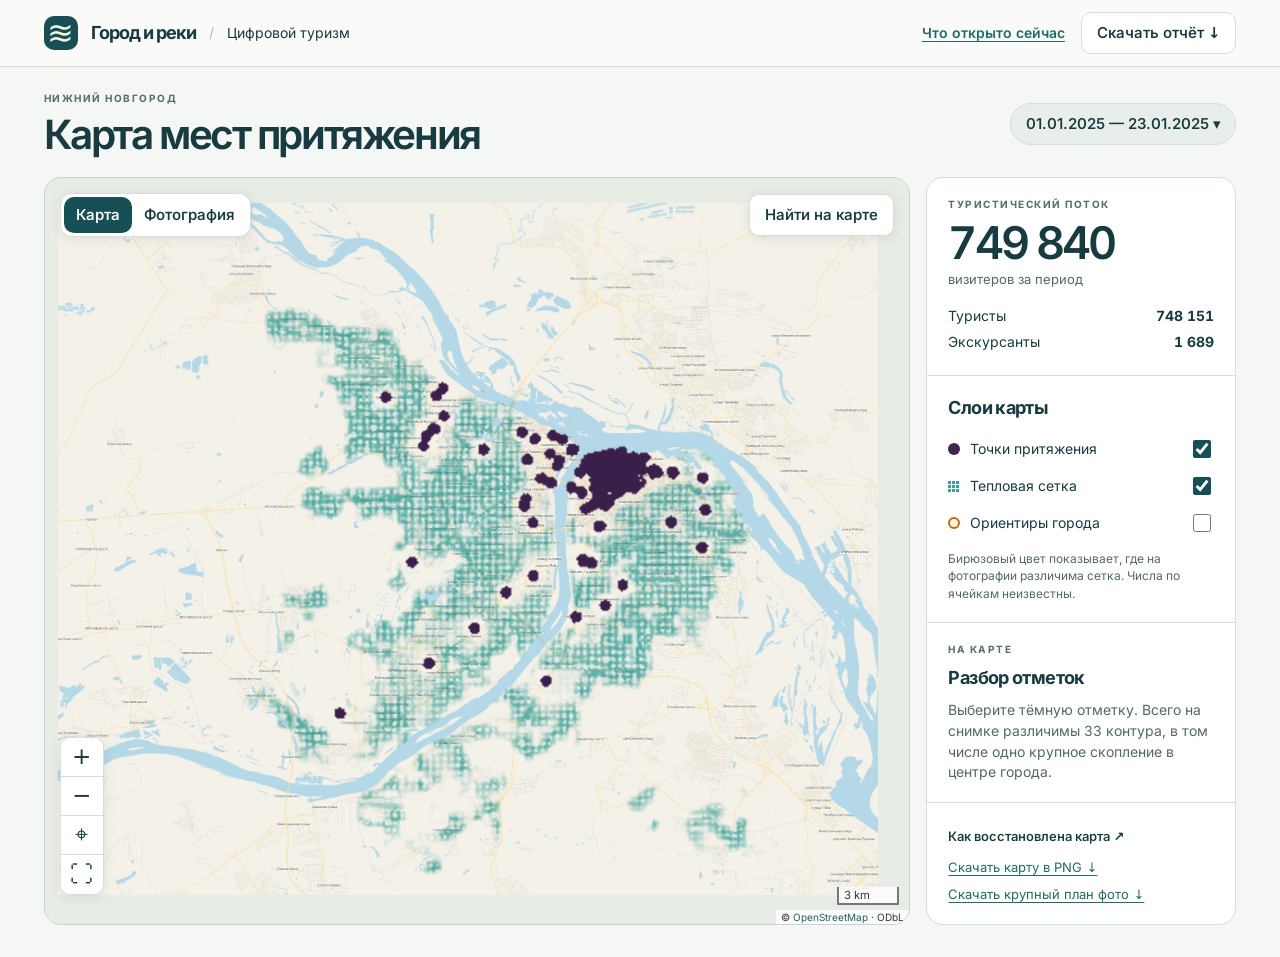
<file: index.html>
<!doctype html>
<html lang="ru"><head><meta charset="utf-8"><meta name="viewport" content="width=device-width, initial-scale=1"><meta name="theme-color" content="#f4f7f5"><title>Карта мест притяжения · Нижний Новгород</title><link rel="stylesheet" href="assets/leaflet.css"><link rel="stylesheet" href="style.css"></head>
<body><header class="top"><div class="brand"><span class="emblem" aria-hidden="true">≋</span><b>Город и реки</b><span class="slash">/</span><span>Цифровой туризм</span></div><div class="top-actions"><a href="now.html">Что открыто сейчас</a><button id="report">Скачать отчёт ↓</button></div></header>
<main><div class="heading"><div><p class="eyebrow">НИЖНИЙ НОВГОРОД</p><h1>Карта мест притяжения</h1></div><button id="periodBtn" class="period"></button></div>
<div class="workspace"><section id="atlas"><div class="toolbar"><div class="modes"><button id="clean" aria-pressed="true">Карта</button><button id="photo" aria-pressed="false">Фотография</button></div><button id="searchBtn">Найти на карте</button></div>
<div id="map" aria-label="Интерактивная карта Нижнего Новгорода"></div>
<div class="navtools"><button id="zoomIn" aria-label="Приблизить">+</button><button id="zoomOut" aria-label="Отдалить">−</button><button id="home" aria-label="Показать весь слой">⌖</button><button id="expand" aria-label="Развернуть карту">⛶</button></div>
<div id="mapNote" role="status" hidden></div></section>
<aside><section><p class="eyebrow">ТУРИСТИЧЕСКИЙ ПОТОК</p><div class="total" id="total"></div><p class="under">визитеров за период</p><div class="metric"><span>Туристы</span><strong id="tourists"></strong></div><div class="metric"><span>Экскурсанты</span><strong id="exc"></strong></div></section>
<p id="feedStatus" class="small" role="status" hidden></p><section><h2>Слои карты</h2><label class="switch"><i class="dot"></i><span>Точки притяжения</span><input type="checkbox" id="marks" checked></label><label class="switch"><i class="grid"></i><span>Тепловая сетка</span><input type="checkbox" id="heat" checked></label><label class="switch"><i class="ring"></i><span>Ориентиры города</span><input type="checkbox" id="places"></label><p class="small" id="layerNote"></p></section>
<section id="inspect" aria-live="polite"><p class="eyebrow">НА КАРТЕ</p><h2 id="featureTitle">Разбор отметок</h2><div id="featureBody"></div></section>
<section class="links"><button id="aboutBtn">Как восстановлена карта ↗</button><a href="heatmap.png" download>Скачать карту в PNG ↓</a><a href="photo-detail.png" download>Скачать крупный план фото ↓</a></section></aside></div></main>
<dialog id="searchDialog"><div class="dialogHead"><h2>Найти на карте</h2><button data-close aria-label="Закрыть">×</button></div><label>Название, район или номер отметки<input id="query" type="search" placeholder="Например, Стрелка или № 12"></label><label>Тип результата<select id="searchKind"><option value="all">Все результаты</option><option value="mark">Отметки слоя</option><option value="place">Справочные ориентиры</option></select></label><p id="resultsCount" class="small"></p><div id="results"></div></dialog>
<dialog id="periodDialog"><div class="dialogHead"><h2>Период и время суток</h2><button data-close aria-label="Закрыть">×</button></div><form id="filters"><label>Источник<select id="dataset"><option value="photo">Фотография пользователя</option></select></label><label id="sliceChoice" hidden>Доступные срезы<select id="slices"></select></label><div class="dates"><label>С даты<input type="date" id="from" required></label><label>По дату<input type="date" id="until" required></label></div><label>Время суток<select id="time"><option value="all">Все часы</option><option value="morning">Утро</option><option value="day">День</option><option value="evening">Вечер</option><option value="night">Ночь</option></select></label><p class="small">На фотографии есть один итог за 1–23 января 2025 года. Для другого среза можно загрузить собственную выгрузку.</p><button class="primary">Применить</button><button type="button" id="restore">Вернуть период фотографии</button></form><details><summary>Загрузить данные</summary><p class="small">Выберите JSON с готовыми срезами. Итоги по людям берутся из выгрузки целиком для выбранного периода. <a href="format.html">Формат файла</a></p><input type="file" id="upload" aria-label="Файл данных JSON" accept=".json,application/json"><p id="uploadStatus" role="status"></p></details></dialog>
<dialog id="aboutDialog"><div class="dialogHead"><h2>Как восстановлена карта</h2><button data-close aria-label="Закрыть">×</button></div><p>Фотографию совместили с картой OpenStreetMap по руслам Волги и Оки. Тёмные пиксели образуют 33 раздельные области. В нескольких касаются соседние знаки. Центральное скопление сохранено одним контуром.</p><p>Сетка получена по бирюзовому оттенку и видимой текстуре. Её яркость зависит в том числе от фотографии экрана. Точные значения ячеек в исходнике отсутствуют.</p><h3>Шкала на фотографии</h3><div class="spectrum"></div><div class="ticks"><span>&gt;3,8 тыс.</span><span>&gt;12 тыс.</span><span>&gt;19 тыс.</span><span>&gt;27 тыс.</span><span>&gt;35 тыс.</span></div><p>Подписи ориентиров взяты из отдельного справочника. Кликните по отметке для сверки её положения. Указанный район относится к центру видимого контура.</p><p><a href="analysis.html">Полный разбор и таблица всех отметок ↗</a></p><p><a href="assets/source-chart.png">Открыть фрагмент с исходной шкалой ↗</a></p></dialog>
<script src="assets/leaflet.js"></script><script src="assets/data.js"></script><script src="feed-config.js"></script><script src="app.js"></script><script src="attendance.js"></script></body></html>
</file>
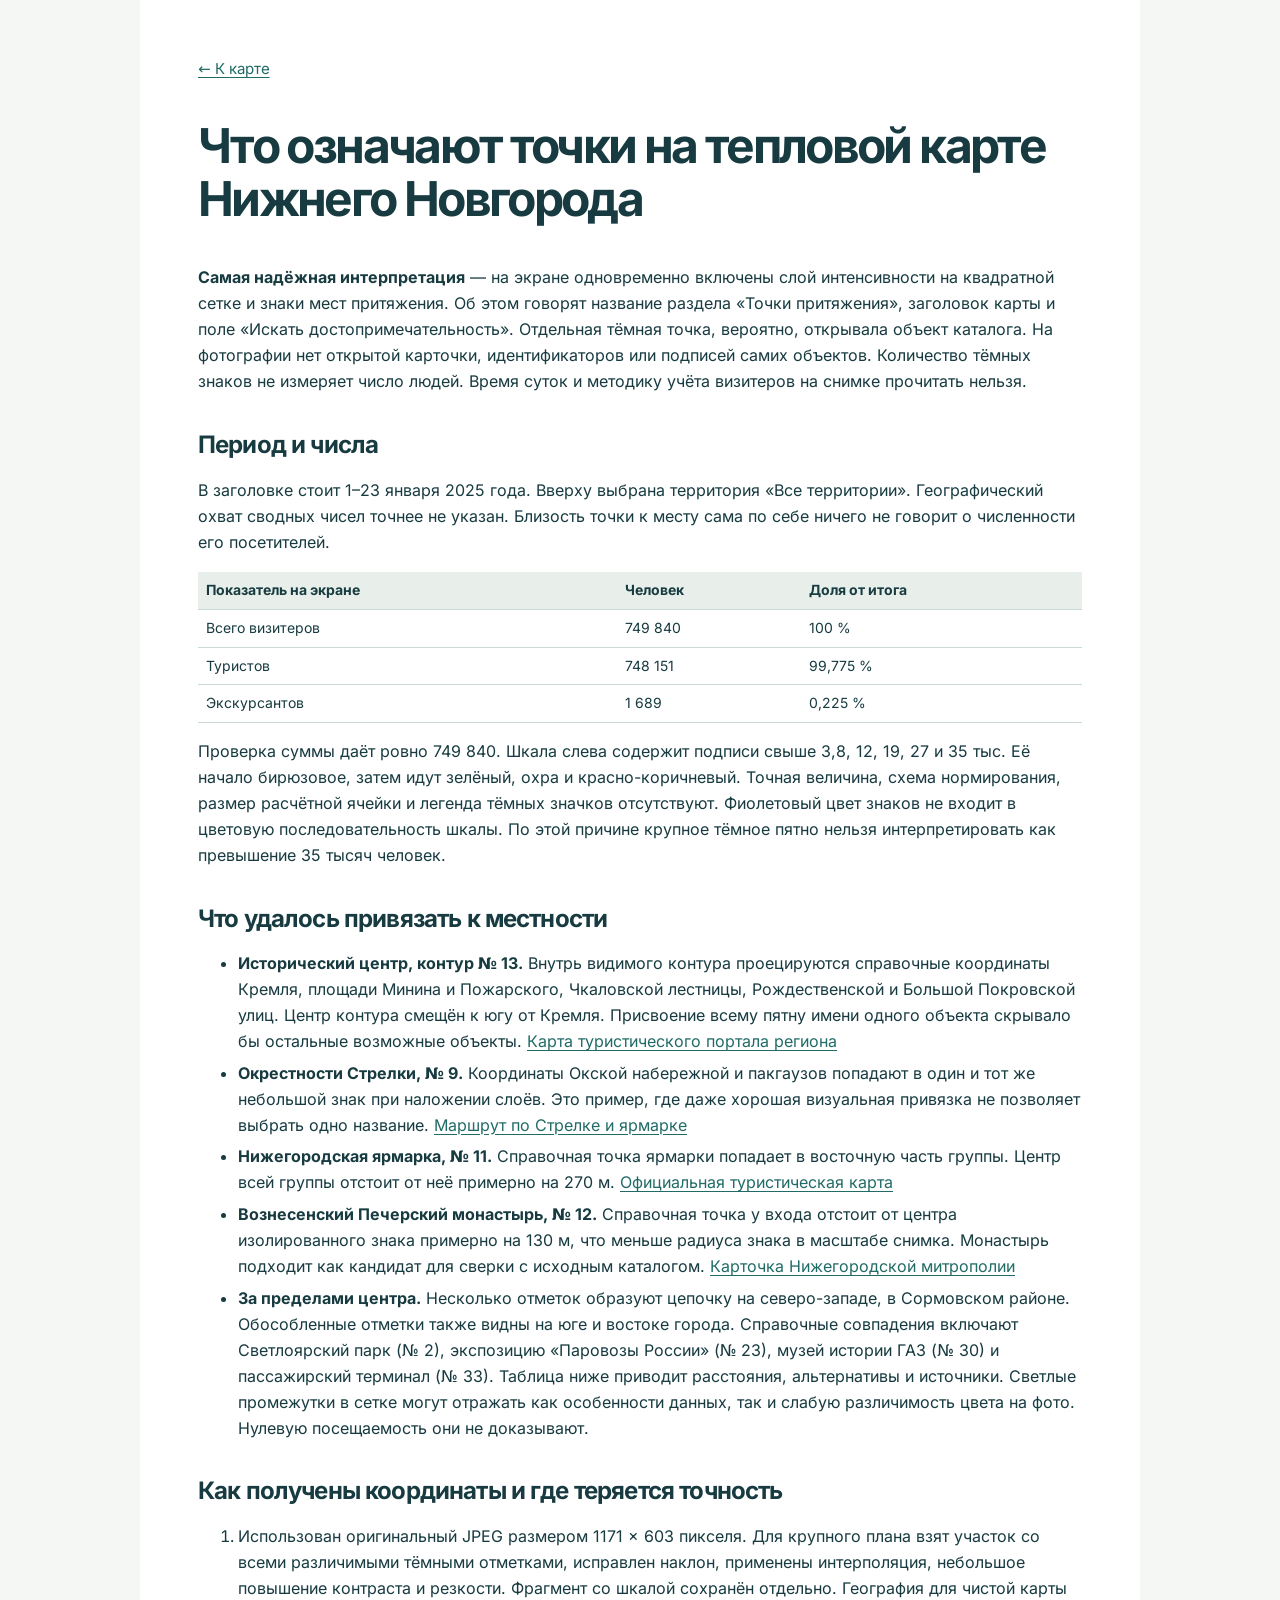
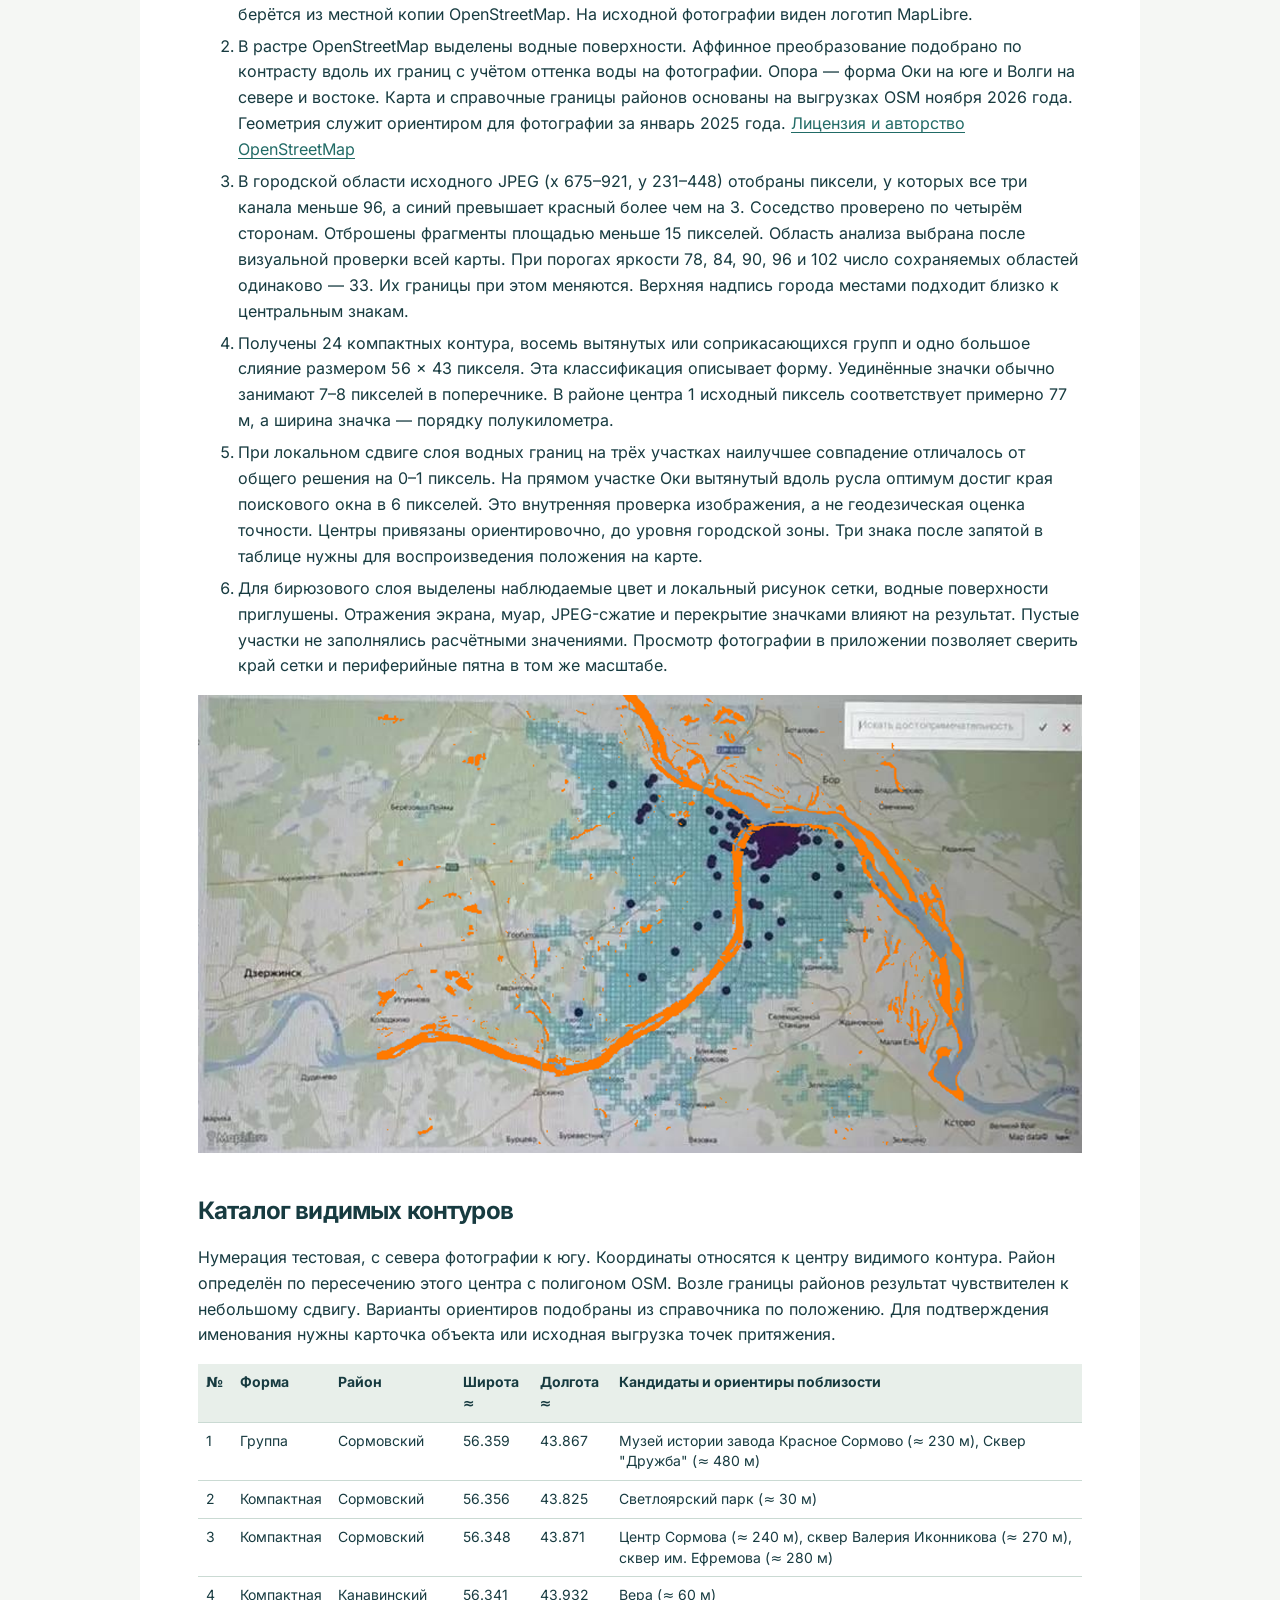
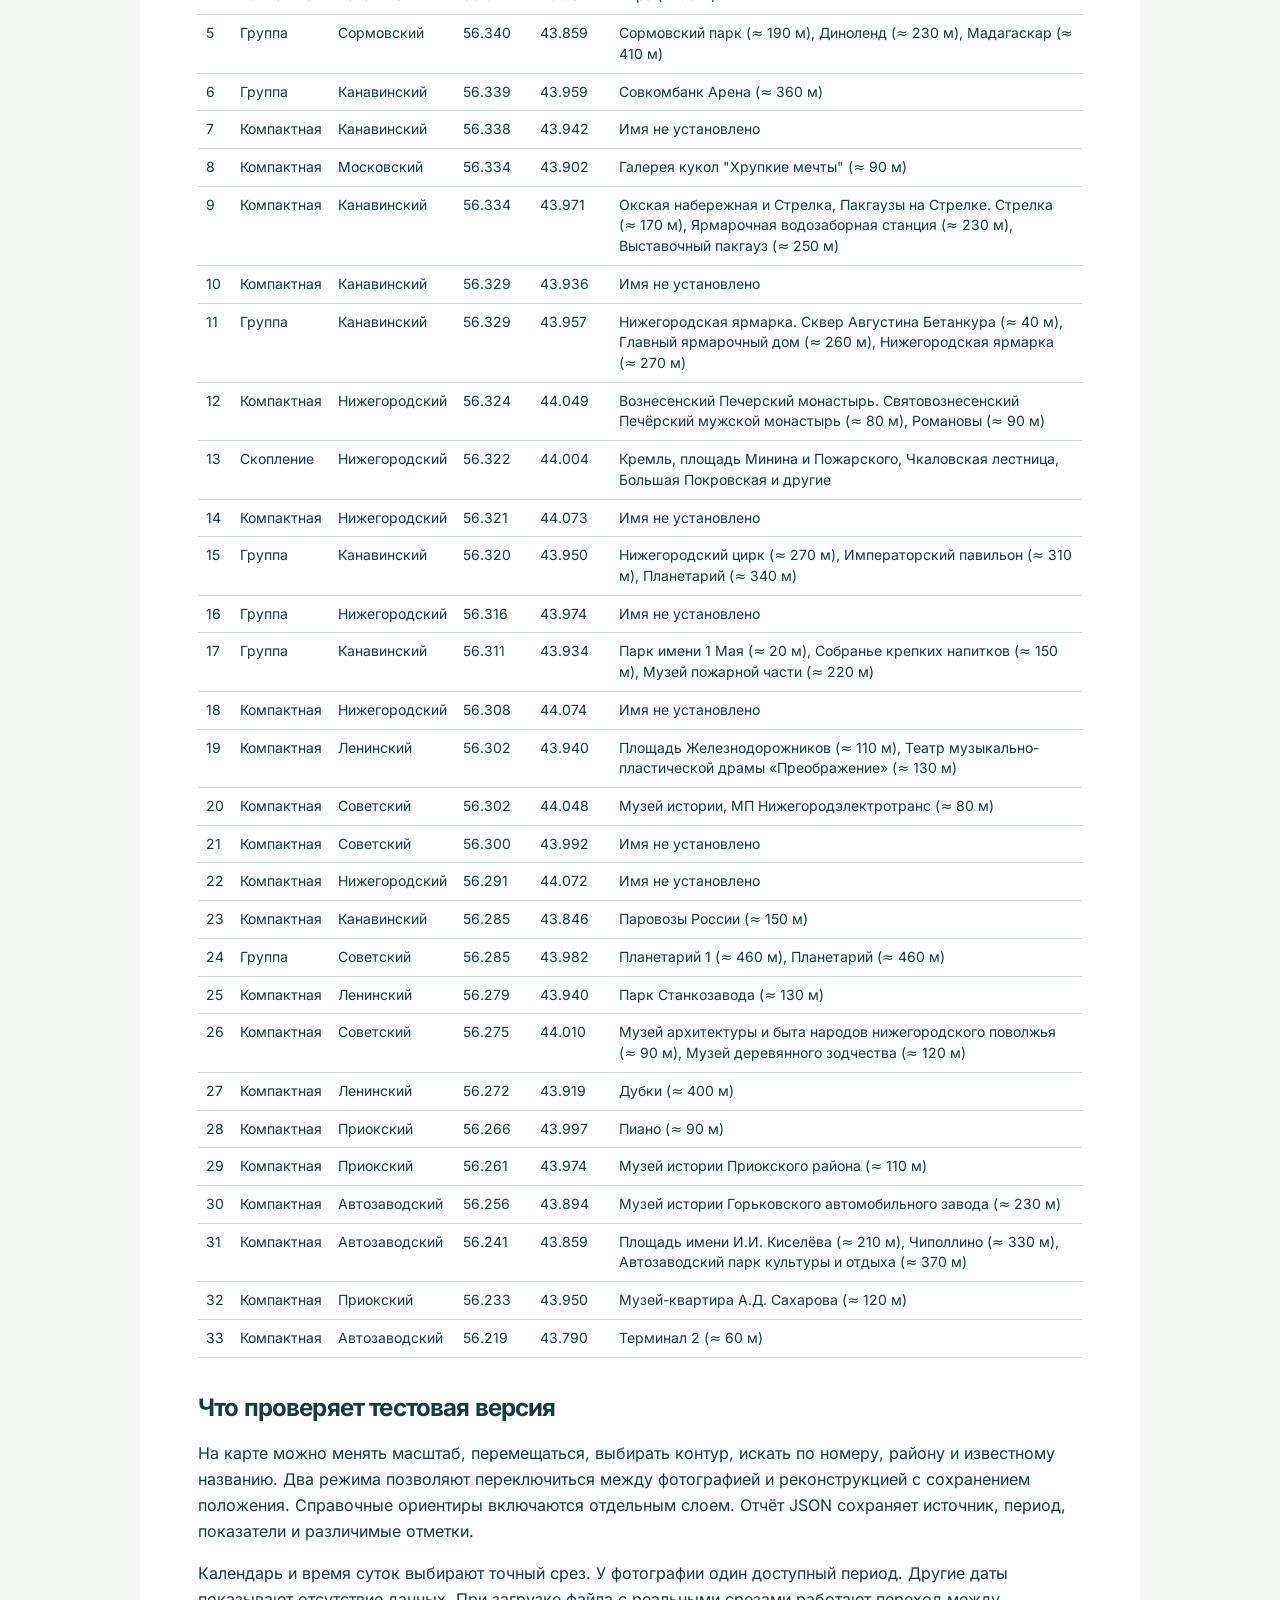
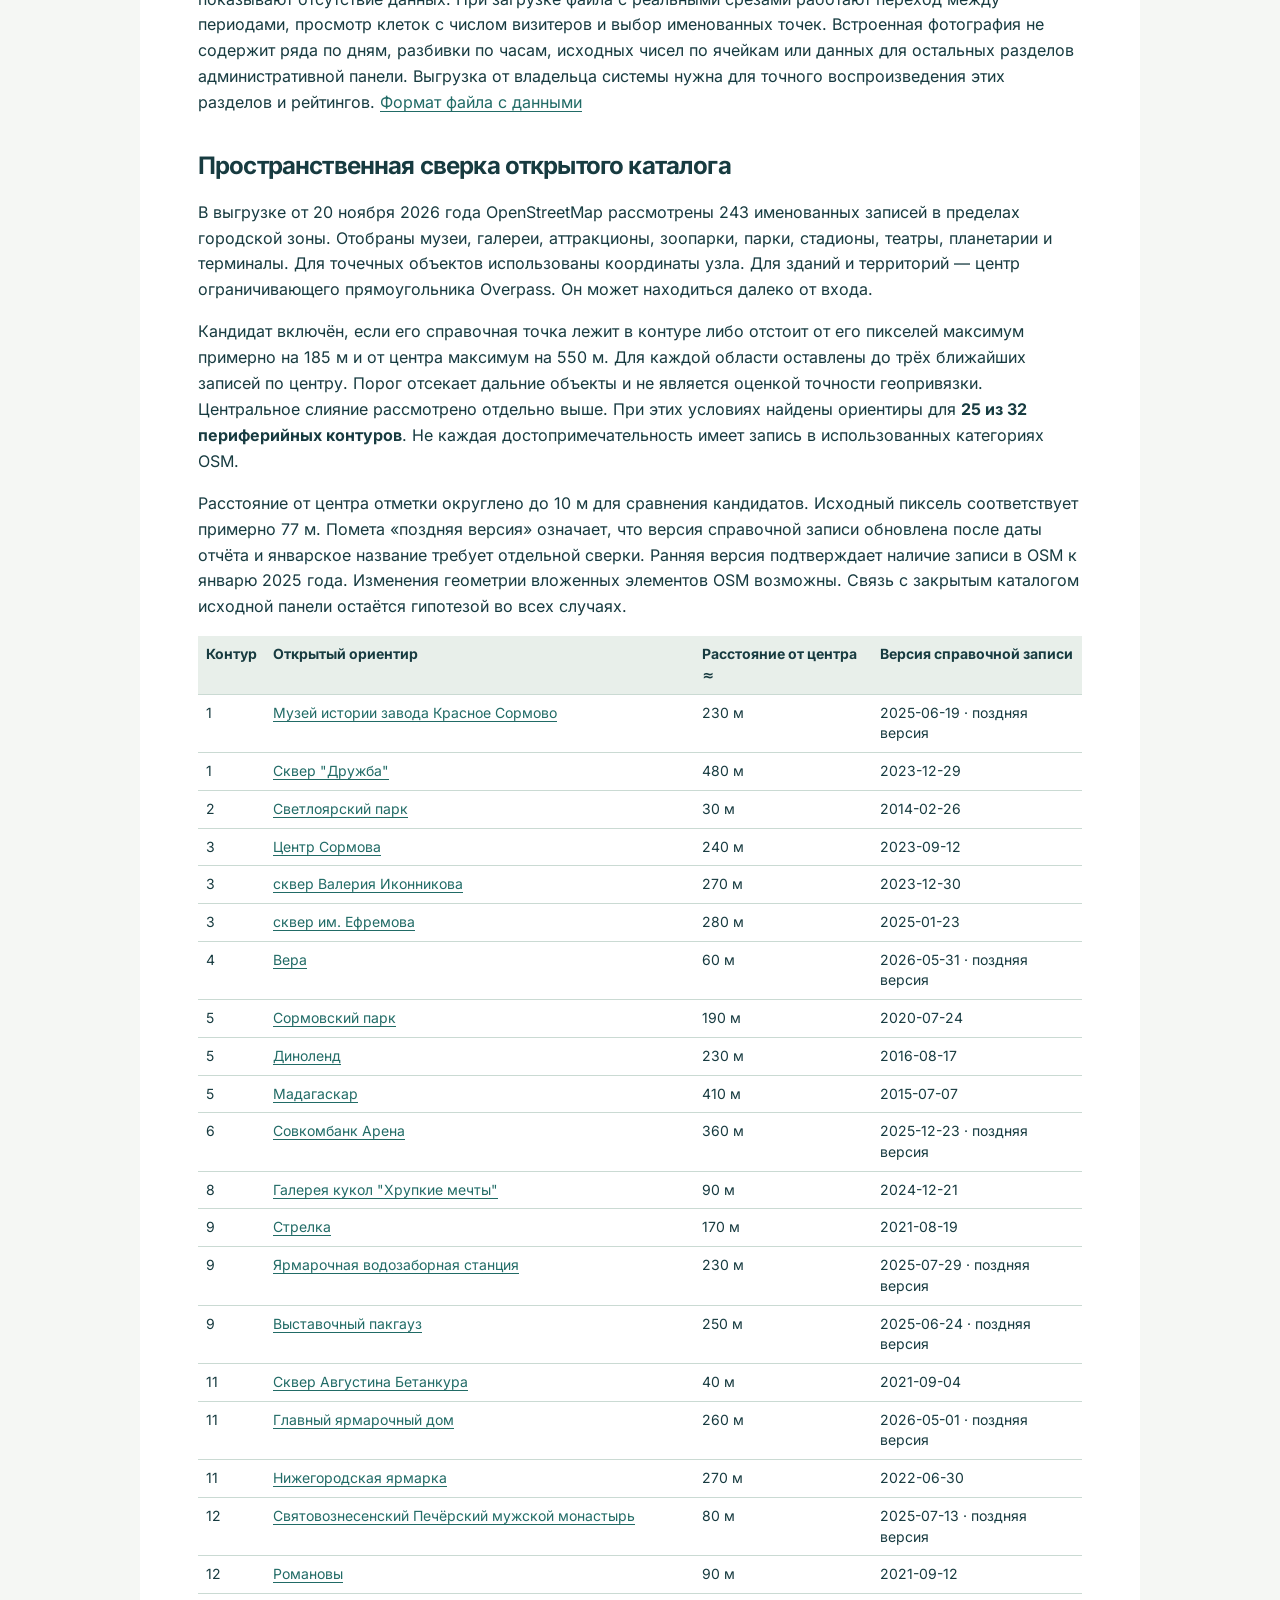
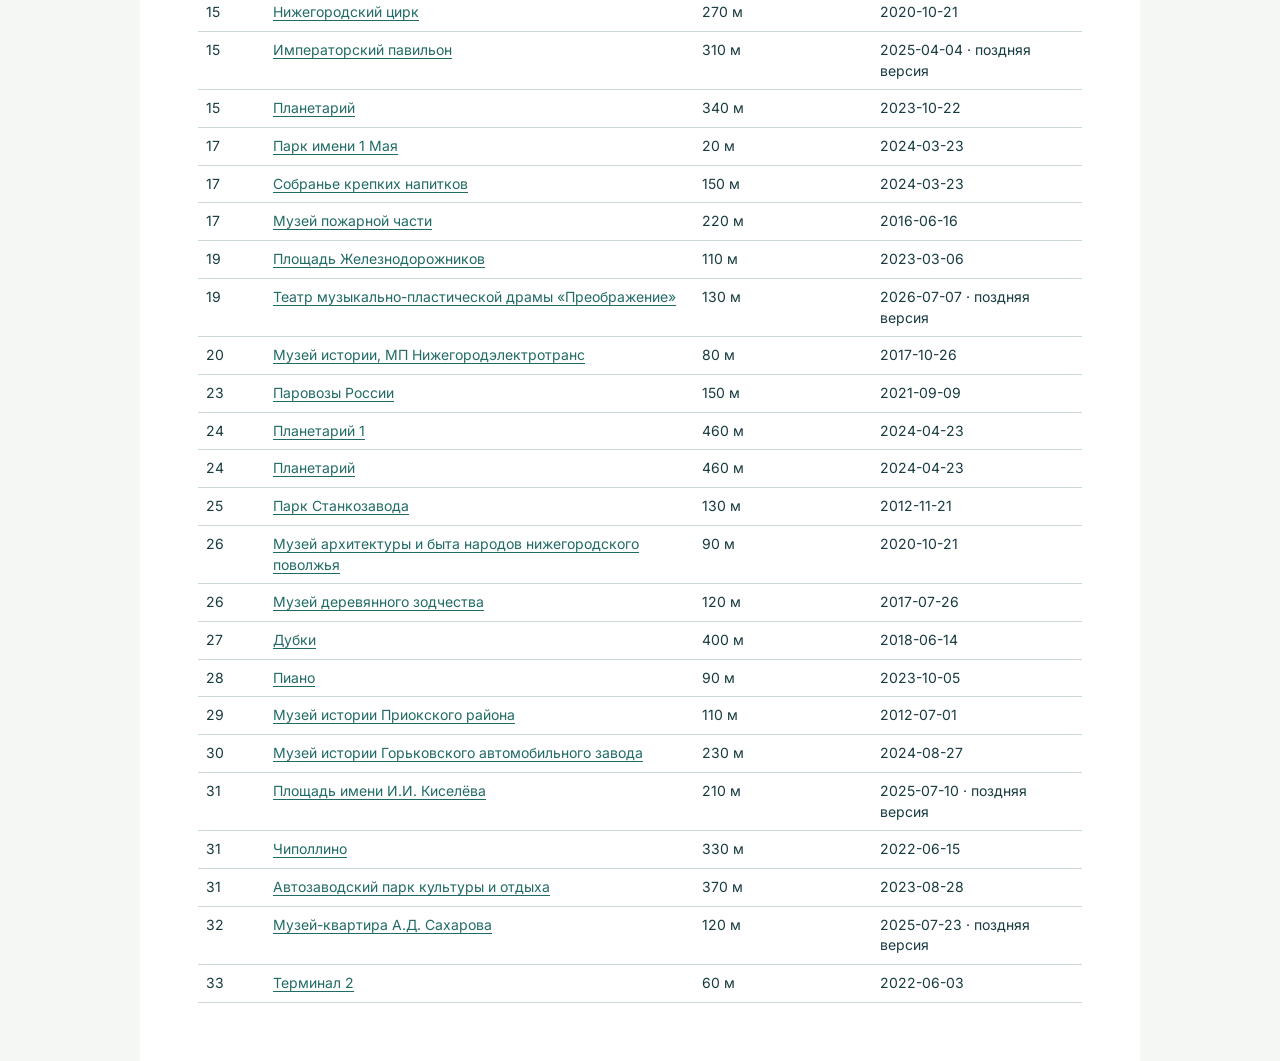
<file: analysis.html>
<!doctype html><html lang="ru"><meta charset="utf-8"><meta name="viewport" content="width=device-width, initial-scale=1"><title>Разбор тепловой карты</title><link rel="stylesheet" href="style.css"><style>article{background:white;max-width:1000px;margin:0 auto;padding:clamp(16px,5vw,58px)}article h1{font-size:clamp(29px,4vw,48px);letter-spacing:-.055em;line-height:1.1}article h2{margin:32px 0 12px;font-size:24px}article p,article li{font-size:16px;line-height:1.62}article img{max-width:100%}article table{border-collapse:collapse;width:100%;font-size:14px}article td,article th{padding:8px;text-align:left;border-bottom:1px solid #cadad3;vertical-align:top}article th{background:#e8efea}.tablewrap,pre{overflow:auto}pre{padding:15px;background:#edf2ee}li+li{margin-top:6px}</style><article><a href="index.html">← К карте</a><h1>Что означают точки на тепловой карте Нижнего Новгорода</h1>
<p><strong>Самая надёжная интерпретация</strong> — на экране одновременно включены слой интенсивности на квадратной сетке и знаки мест притяжения. Об этом говорят название раздела «Точки притяжения», заголовок карты и поле «Искать достопримечательность». Отдельная тёмная точка, вероятно, открывала объект каталога. На фотографии нет открытой карточки, идентификаторов или подписей самих объектов. Количество тёмных знаков не измеряет число людей. Время суток и методику учёта визитеров на снимке прочитать нельзя.</p>
<h2>Период и числа</h2>
<p>В заголовке стоит 1–23 января 2025 года. Вверху выбрана территория «Все территории». Географический охват сводных чисел точнее не указан. Близость точки к месту сама по себе ничего не говорит о численности его посетителей.</p>
<div class="tablewrap"><table>
<thead>
<tr>
<th>Показатель на экране</th>
<th align="right">Человек</th>
<th align="right">Доля от итога</th>
</tr>
</thead>
<tbody><tr>
<td>Всего визитеров</td>
<td align="right">749 840</td>
<td align="right">100 %</td>
</tr>
<tr>
<td>Туристов</td>
<td align="right">748 151</td>
<td align="right">99,775 %</td>
</tr>
<tr>
<td>Экскурсантов</td>
<td align="right">1 689</td>
<td align="right">0,225 %</td>
</tr>
</tbody></table></div>
<p>Проверка суммы даёт ровно 749 840. Шкала слева содержит подписи свыше 3,8, 12, 19, 27 и 35 тыс. Её начало бирюзовое, затем идут зелёный, охра и красно-коричневый. Точная величина, схема нормирования, размер расчётной ячейки и легенда тёмных значков отсутствуют. Фиолетовый цвет знаков не входит в цветовую последовательность шкалы. По этой причине крупное тёмное пятно нельзя интерпретировать как превышение 35 тысяч человек.</p>
<h2>Что удалось привязать к местности</h2>
<ul>
<li><strong>Исторический центр, контур № 13.</strong> Внутрь видимого контура проецируются справочные координаты Кремля, площади Минина и Пожарского, Чкаловской лестницы, Рождественской и Большой Покровской улиц. Центр контура смещён к югу от Кремля. Присвоение всему пятну имени одного объекта скрывало бы остальные возможные объекты. <a href="https://nn-tourist.ru/assets/content/doc/maps/karta-nizhnego-novgoroda.pdf">Карта туристического портала региона</a></li>
<li><strong>Окрестности Стрелки, № 9.</strong> Координаты Окской набережной и пакгаузов попадают в один и тот же небольшой знак при наложении слоёв. Это пример, где даже хорошая визуальная привязка не позволяет выбрать одно название. <a href="https://nn-tourist.ru/stati/greenroute">Маршрут по Стрелке и ярмарке</a></li>
<li><strong>Нижегородская ярмарка, № 11.</strong> Справочная точка ярмарки попадает в восточную часть группы. Центр всей группы отстоит от неё примерно на 270 м. <a href="https://nn-tourist.ru/assets/content/doc/maps/karta-nizhnego-novgoroda.pdf">Официальная туристическая карта</a></li>
<li><strong>Вознесенский Печерский монастырь, № 12.</strong> Справочная точка у входа отстоит от центра изолированного знака примерно на 130 м, что меньше радиуса знака в масштабе снимка. Монастырь подходит как кандидат для сверки с исходным каталогом. <a href="https://nne.ru/objects/voznesenskij-pecherskij-muzhskoj-monastyr/">Карточка Нижегородской митрополии</a></li>
<li><strong>За пределами центра.</strong> Несколько отметок образуют цепочку на северо-западе, в Сормовском районе. Обособленные отметки также видны на юге и востоке города. Справочные совпадения включают Светлоярский парк (№ 2), экспозицию «Паровозы России» (№ 23), музей истории ГАЗ (№ 30) и пассажирский терминал (№ 33). Таблица ниже приводит расстояния, альтернативы и источники. Светлые промежутки в сетке могут отражать как особенности данных, так и слабую различимость цвета на фото. Нулевую посещаемость они не доказывают.</li>
</ul>
<h2>Как получены координаты и где теряется точность</h2>
<ol>
<li>Использован оригинальный JPEG размером 1171 × 603 пикселя. Для крупного плана взят участок со всеми различимыми тёмными отметками, исправлен наклон, применены интерполяция, небольшое повышение контраста и резкости. Фрагмент со шкалой сохранён отдельно. География для чистой карты берётся из местной копии OpenStreetMap. На исходной фотографии виден логотип MapLibre.</li>
<li>В растре OpenStreetMap выделены водные поверхности. Аффинное преобразование подобрано по контрасту вдоль их границ с учётом оттенка воды на фотографии. Опора — форма Оки на юге и Волги на севере и востоке. Карта и справочные границы районов основаны на выгрузках OSM ноября 2026 года. Геометрия служит ориентиром для фотографии за январь 2025 года. <a href="https://www.openstreetmap.org/copyright">Лицензия и авторство OpenStreetMap</a></li>
<li>В городской области исходного JPEG (x 675–921, y 231–448) отобраны пиксели, у которых все три канала меньше 96, а синий превышает красный более чем на 3. Соседство проверено по четырём сторонам. Отброшены фрагменты площадью меньше 15 пикселей. Область анализа выбрана после визуальной проверки всей карты. При порогах яркости 78, 84, 90, 96 и 102 число сохраняемых областей одинаково — 33. Их границы при этом меняются. Верхняя надпись города местами подходит близко к центральным знакам.</li>
<li>Получены 24 компактных контура, восемь вытянутых или соприкасающихся групп и одно большое слияние размером 56 × 43 пикселя. Эта классификация описывает форму. Уединённые значки обычно занимают 7–8 пикселей в поперечнике. В районе центра 1 исходный пиксель соответствует примерно 77 м, а ширина значка — порядку полукилометра.</li>
<li>При локальном сдвиге слоя водных границ на трёх участках наилучшее совпадение отличалось от общего решения на 0–1 пиксель. На прямом участке Оки вытянутый вдоль русла оптимум достиг края поискового окна в 6 пикселей. Это внутренняя проверка изображения, а не геодезическая оценка точности. Центры привязаны ориентировочно, до уровня городской зоны. Три знака после запятой в таблице нужны для воспроизведения положения на карте.</li>
<li>Для бирюзового слоя выделены наблюдаемые цвет и локальный рисунок сетки, водные поверхности приглушены. Отражения экрана, муар, JPEG-сжатие и перекрытие значками влияют на результат. Пустые участки не заполнялись расчётными значениями. Просмотр фотографии в приложении позволяет сверить край сетки и периферийные пятна в том же масштабе.</li>
</ol>
<p><img src="assets/registration.png" alt="Оранжевым выделены водные границы OpenStreetMap поверх фотографии"></p>
<h2>Каталог видимых контуров</h2>
<p>Нумерация тестовая, с севера фотографии к югу. Координаты относятся к центру видимого контура. Район определён по пересечению этого центра с полигоном OSM. Возле границы районов результат чувствителен к небольшому сдвигу. Варианты ориентиров подобраны из справочника по положению. Для подтверждения именования нужны карточка объекта или исходная выгрузка точек притяжения.</p>
<div class="tablewrap"><table>
<thead>
<tr>
<th align="right">№</th>
<th>Форма</th>
<th>Район</th>
<th align="right">Широта ≈</th>
<th align="right">Долгота ≈</th>
<th>Кандидаты и ориентиры поблизости</th>
</tr>
</thead>
<tbody><tr>
<td align="right">1</td>
<td>Группа</td>
<td>Сормовский</td>
<td align="right">56.359</td>
<td align="right">43.867</td>
<td>Музей истории завода Красное Сормово (≈ 230 м), Сквер &quot;Дружба&quot; (≈ 480 м)</td>
</tr>
<tr>
<td align="right">2</td>
<td>Компактная</td>
<td>Сормовский</td>
<td align="right">56.356</td>
<td align="right">43.825</td>
<td>Светлоярский парк (≈ 30 м)</td>
</tr>
<tr>
<td align="right">3</td>
<td>Компактная</td>
<td>Сормовский</td>
<td align="right">56.348</td>
<td align="right">43.871</td>
<td>Центр Сормова (≈ 240 м), сквер Валерия Иконникова (≈ 270 м), сквер им. Ефремова (≈ 280 м)</td>
</tr>
<tr>
<td align="right">4</td>
<td>Компактная</td>
<td>Канавинский</td>
<td align="right">56.341</td>
<td align="right">43.932</td>
<td>Вера (≈ 60 м)</td>
</tr>
<tr>
<td align="right">5</td>
<td>Группа</td>
<td>Сормовский</td>
<td align="right">56.340</td>
<td align="right">43.859</td>
<td>Сормовский парк (≈ 190 м), Диноленд (≈ 230 м), Мадагаскар (≈ 410 м)</td>
</tr>
<tr>
<td align="right">6</td>
<td>Группа</td>
<td>Канавинский</td>
<td align="right">56.339</td>
<td align="right">43.959</td>
<td>Совкомбанк Арена (≈ 360 м)</td>
</tr>
<tr>
<td align="right">7</td>
<td>Компактная</td>
<td>Канавинский</td>
<td align="right">56.338</td>
<td align="right">43.942</td>
<td>Имя не установлено</td>
</tr>
<tr>
<td align="right">8</td>
<td>Компактная</td>
<td>Московский</td>
<td align="right">56.334</td>
<td align="right">43.902</td>
<td>Галерея кукол &quot;Хрупкие мечты&quot; (≈ 90 м)</td>
</tr>
<tr>
<td align="right">9</td>
<td>Компактная</td>
<td>Канавинский</td>
<td align="right">56.334</td>
<td align="right">43.971</td>
<td>Окская набережная и Стрелка, Пакгаузы на Стрелке. Стрелка (≈ 170 м), Ярмарочная водозаборная станция (≈ 230 м), Выставочный пакгауз (≈ 250 м)</td>
</tr>
<tr>
<td align="right">10</td>
<td>Компактная</td>
<td>Канавинский</td>
<td align="right">56.329</td>
<td align="right">43.936</td>
<td>Имя не установлено</td>
</tr>
<tr>
<td align="right">11</td>
<td>Группа</td>
<td>Канавинский</td>
<td align="right">56.329</td>
<td align="right">43.957</td>
<td>Нижегородская ярмарка. Сквер Августина Бетанкура (≈ 40 м), Главный ярмарочный дом (≈ 260 м), Нижегородская ярмарка (≈ 270 м)</td>
</tr>
<tr>
<td align="right">12</td>
<td>Компактная</td>
<td>Нижегородский</td>
<td align="right">56.324</td>
<td align="right">44.049</td>
<td>Вознесенский Печерский монастырь. Святовознесенский Печёрский мужской монастырь (≈ 80 м), Романовы (≈ 90 м)</td>
</tr>
<tr>
<td align="right">13</td>
<td>Скопление</td>
<td>Нижегородский</td>
<td align="right">56.322</td>
<td align="right">44.004</td>
<td>Кремль, площадь Минина и Пожарского, Чкаловская лестница, Большая Покровская и другие</td>
</tr>
<tr>
<td align="right">14</td>
<td>Компактная</td>
<td>Нижегородский</td>
<td align="right">56.321</td>
<td align="right">44.073</td>
<td>Имя не установлено</td>
</tr>
<tr>
<td align="right">15</td>
<td>Группа</td>
<td>Канавинский</td>
<td align="right">56.320</td>
<td align="right">43.950</td>
<td>Нижегородский цирк (≈ 270 м), Императорский павильон (≈ 310 м), Планетарий (≈ 340 м)</td>
</tr>
<tr>
<td align="right">16</td>
<td>Группа</td>
<td>Нижегородский</td>
<td align="right">56.316</td>
<td align="right">43.974</td>
<td>Имя не установлено</td>
</tr>
<tr>
<td align="right">17</td>
<td>Группа</td>
<td>Канавинский</td>
<td align="right">56.311</td>
<td align="right">43.934</td>
<td>Парк имени 1 Мая (≈ 20 м), Собранье крепких напитков (≈ 150 м), Музей пожарной части (≈ 220 м)</td>
</tr>
<tr>
<td align="right">18</td>
<td>Компактная</td>
<td>Нижегородский</td>
<td align="right">56.308</td>
<td align="right">44.074</td>
<td>Имя не установлено</td>
</tr>
<tr>
<td align="right">19</td>
<td>Компактная</td>
<td>Ленинский</td>
<td align="right">56.302</td>
<td align="right">43.940</td>
<td>Площадь Железнодорожников (≈ 110 м), Театр музыкально-пластической драмы «Преображение» (≈ 130 м)</td>
</tr>
<tr>
<td align="right">20</td>
<td>Компактная</td>
<td>Советский</td>
<td align="right">56.302</td>
<td align="right">44.048</td>
<td>Музей истории, МП Нижегородэлектротранс (≈ 80 м)</td>
</tr>
<tr>
<td align="right">21</td>
<td>Компактная</td>
<td>Советский</td>
<td align="right">56.300</td>
<td align="right">43.992</td>
<td>Имя не установлено</td>
</tr>
<tr>
<td align="right">22</td>
<td>Компактная</td>
<td>Нижегородский</td>
<td align="right">56.291</td>
<td align="right">44.072</td>
<td>Имя не установлено</td>
</tr>
<tr>
<td align="right">23</td>
<td>Компактная</td>
<td>Канавинский</td>
<td align="right">56.285</td>
<td align="right">43.846</td>
<td>Паровозы России (≈ 150 м)</td>
</tr>
<tr>
<td align="right">24</td>
<td>Группа</td>
<td>Советский</td>
<td align="right">56.285</td>
<td align="right">43.982</td>
<td>Планетарий 1 (≈ 460 м), Планетарий (≈ 460 м)</td>
</tr>
<tr>
<td align="right">25</td>
<td>Компактная</td>
<td>Ленинский</td>
<td align="right">56.279</td>
<td align="right">43.940</td>
<td>Парк Станкозавода (≈ 130 м)</td>
</tr>
<tr>
<td align="right">26</td>
<td>Компактная</td>
<td>Советский</td>
<td align="right">56.275</td>
<td align="right">44.010</td>
<td>Музей архитектуры и быта народов нижегородского поволжья (≈ 90 м), Музей деревянного зодчества (≈ 120 м)</td>
</tr>
<tr>
<td align="right">27</td>
<td>Компактная</td>
<td>Ленинский</td>
<td align="right">56.272</td>
<td align="right">43.919</td>
<td>Дубки (≈ 400 м)</td>
</tr>
<tr>
<td align="right">28</td>
<td>Компактная</td>
<td>Приокский</td>
<td align="right">56.266</td>
<td align="right">43.997</td>
<td>Пиано (≈ 90 м)</td>
</tr>
<tr>
<td align="right">29</td>
<td>Компактная</td>
<td>Приокский</td>
<td align="right">56.261</td>
<td align="right">43.974</td>
<td>Музей истории Приокского района (≈ 110 м)</td>
</tr>
<tr>
<td align="right">30</td>
<td>Компактная</td>
<td>Автозаводский</td>
<td align="right">56.256</td>
<td align="right">43.894</td>
<td>Музей истории Горьковского автомобильного завода (≈ 230 м)</td>
</tr>
<tr>
<td align="right">31</td>
<td>Компактная</td>
<td>Автозаводский</td>
<td align="right">56.241</td>
<td align="right">43.859</td>
<td>Площадь имени И.И. Киселёва (≈ 210 м), Чиполлино (≈ 330 м), Автозаводский парк культуры и отдыха (≈ 370 м)</td>
</tr>
<tr>
<td align="right">32</td>
<td>Компактная</td>
<td>Приокский</td>
<td align="right">56.233</td>
<td align="right">43.950</td>
<td>Музей-квартира А.Д. Сахарова (≈ 120 м)</td>
</tr>
<tr>
<td align="right">33</td>
<td>Компактная</td>
<td>Автозаводский</td>
<td align="right">56.219</td>
<td align="right">43.790</td>
<td>Терминал 2 (≈ 60 м)</td>
</tr>
</tbody></table></div>
<h2>Что проверяет тестовая версия</h2>
<p>На карте можно менять масштаб, перемещаться, выбирать контур, искать по номеру, району и известному названию. Два режима позволяют переключиться между фотографией и реконструкцией с сохранением положения. Справочные ориентиры включаются отдельным слоем. Отчёт JSON сохраняет источник, период, показатели и различимые отметки.</p>
<p>Календарь и время суток выбирают точный срез. У фотографии один доступный период. Другие даты показывают отсутствие данных. При загрузке файла с реальными срезами работают переход между периодами, просмотр клеток с числом визитеров и выбор именованных точек. Встроенная фотография не содержит ряда по дням, разбивки по часам, исходных чисел по ячейкам или данных для остальных разделов административной панели. Выгрузка от владельца системы нужна для точного воспроизведения этих разделов и рейтингов. <a href="format.html">Формат файла с данными</a></p>
<h2>Пространственная сверка открытого каталога</h2>
<p>В выгрузке от 20 ноября 2026 года OpenStreetMap рассмотрены 243 именованных записей в пределах городской зоны. Отобраны музеи, галереи, аттракционы, зоопарки, парки, стадионы, театры, планетарии и терминалы. Для точечных объектов использованы координаты узла. Для зданий и территорий — центр ограничивающего прямоугольника Overpass. Он может находиться далеко от входа.</p>
<p>Кандидат включён, если его справочная точка лежит в контуре либо отстоит от его пикселей максимум примерно на 185 м и от центра максимум на 550 м. Для каждой области оставлены до трёх ближайших записей по центру. Порог отсекает дальние объекты и не является оценкой точности геопривязки. Центральное слияние рассмотрено отдельно выше. При этих условиях найдены ориентиры для <strong>25 из 32 периферийных контуров</strong>. Не каждая достопримечательность имеет запись в использованных категориях OSM.</p>
<p>Расстояние от центра отметки округлено до 10 м для сравнения кандидатов. Исходный пиксель соответствует примерно 77 м. Помета «поздняя версия» означает, что версия справочной записи обновлена после даты отчёта и январское название требует отдельной сверки. Ранняя версия подтверждает наличие записи в OSM к январю 2025 года. Изменения геометрии вложенных элементов OSM возможны. Связь с закрытым каталогом исходной панели остаётся гипотезой во всех случаях.</p>
<div class="tablewrap"><table>
<thead>
<tr>
<th align="right">Контур</th>
<th>Открытый ориентир</th>
<th align="right">Расстояние от центра ≈</th>
<th>Версия справочной записи</th>
</tr>
</thead>
<tbody><tr>
<td align="right">1</td>
<td><a href="https://www.openstreetmap.org/node/1808680322">Музей истории завода Красное Сормово</a></td>
<td align="right">230 м</td>
<td>2025-06-19 · поздняя версия</td>
</tr>
<tr>
<td align="right">1</td>
<td><a href="https://www.openstreetmap.org/way/627182628">Сквер &quot;Дружба&quot;</a></td>
<td align="right">480 м</td>
<td>2023-12-29</td>
</tr>
<tr>
<td align="right">2</td>
<td><a href="https://www.openstreetmap.org/relation/3538074">Светлоярский парк</a></td>
<td align="right">30 м</td>
<td>2014-02-26</td>
</tr>
<tr>
<td align="right">3</td>
<td><a href="https://www.openstreetmap.org/node/11185613226">Центр Сормова</a></td>
<td align="right">240 м</td>
<td>2023-09-12</td>
</tr>
<tr>
<td align="right">3</td>
<td><a href="https://www.openstreetmap.org/way/627182662">сквер Валерия Иконникова</a></td>
<td align="right">270 м</td>
<td>2023-12-30</td>
</tr>
<tr>
<td align="right">3</td>
<td><a href="https://www.openstreetmap.org/way/1353722231">сквер им. Ефремова</a></td>
<td align="right">280 м</td>
<td>2025-01-23</td>
</tr>
<tr>
<td align="right">4</td>
<td><a href="https://www.openstreetmap.org/way/169674758">Вера</a></td>
<td align="right">60 м</td>
<td>2026-05-31 · поздняя версия</td>
</tr>
<tr>
<td align="right">5</td>
<td><a href="https://www.openstreetmap.org/relation/546053">Сормовский парк</a></td>
<td align="right">190 м</td>
<td>2020-07-24</td>
</tr>
<tr>
<td align="right">5</td>
<td><a href="https://www.openstreetmap.org/way/437570276">Диноленд</a></td>
<td align="right">230 м</td>
<td>2016-08-17</td>
</tr>
<tr>
<td align="right">5</td>
<td><a href="https://www.openstreetmap.org/relation/5344863">Мадагаскар</a></td>
<td align="right">410 м</td>
<td>2015-07-07</td>
</tr>
<tr>
<td align="right">6</td>
<td><a href="https://www.openstreetmap.org/relation/5317016">Совкомбанк Арена</a></td>
<td align="right">360 м</td>
<td>2025-12-23 · поздняя версия</td>
</tr>
<tr>
<td align="right">8</td>
<td><a href="https://www.openstreetmap.org/node/12438209201">Галерея кукол &quot;Хрупкие мечты&quot;</a></td>
<td align="right">90 м</td>
<td>2024-12-21</td>
</tr>
<tr>
<td align="right">9</td>
<td><a href="https://www.openstreetmap.org/relation/13108789">Стрелка</a></td>
<td align="right">170 м</td>
<td>2021-08-19</td>
</tr>
<tr>
<td align="right">9</td>
<td><a href="https://www.openstreetmap.org/way/589335949">Ярмарочная водозаборная станция</a></td>
<td align="right">230 м</td>
<td>2025-07-29 · поздняя версия</td>
</tr>
<tr>
<td align="right">9</td>
<td><a href="https://www.openstreetmap.org/node/11146567206">Выставочный пакгауз</a></td>
<td align="right">250 м</td>
<td>2025-06-24 · поздняя версия</td>
</tr>
<tr>
<td align="right">11</td>
<td><a href="https://www.openstreetmap.org/way/535154575">Сквер Августина Бетанкура</a></td>
<td align="right">40 м</td>
<td>2021-09-04</td>
</tr>
<tr>
<td align="right">11</td>
<td><a href="https://www.openstreetmap.org/relation/2129865">Главный ярмарочный дом</a></td>
<td align="right">260 м</td>
<td>2026-05-01 · поздняя версия</td>
</tr>
<tr>
<td align="right">11</td>
<td><a href="https://www.openstreetmap.org/node/5289571922">Нижегородская ярмарка</a></td>
<td align="right">270 м</td>
<td>2022-06-30</td>
</tr>
<tr>
<td align="right">12</td>
<td><a href="https://www.openstreetmap.org/relation/3015727">Святовознесенский Печёрский мужской монастырь</a></td>
<td align="right">80 м</td>
<td>2025-07-13 · поздняя версия</td>
</tr>
<tr>
<td align="right">12</td>
<td><a href="https://www.openstreetmap.org/node/9084312519">Романовы</a></td>
<td align="right">90 м</td>
<td>2021-09-12</td>
</tr>
<tr>
<td align="right">15</td>
<td><a href="https://www.openstreetmap.org/relation/2821198">Нижегородский цирк</a></td>
<td align="right">270 м</td>
<td>2020-10-21</td>
</tr>
<tr>
<td align="right">15</td>
<td><a href="https://www.openstreetmap.org/relation/2863650">Императорский павильон</a></td>
<td align="right">310 м</td>
<td>2025-04-04 · поздняя версия</td>
</tr>
<tr>
<td align="right">15</td>
<td><a href="https://www.openstreetmap.org/way/47986270">Планетарий</a></td>
<td align="right">340 м</td>
<td>2023-10-22</td>
</tr>
<tr>
<td align="right">17</td>
<td><a href="https://www.openstreetmap.org/relation/2768698">Парк имени 1 Мая</a></td>
<td align="right">20 м</td>
<td>2024-03-23</td>
</tr>
<tr>
<td align="right">17</td>
<td><a href="https://www.openstreetmap.org/node/11755592000">Собранье крепких напитков</a></td>
<td align="right">150 м</td>
<td>2024-03-23</td>
</tr>
<tr>
<td align="right">17</td>
<td><a href="https://www.openstreetmap.org/node/4247041929">Музей пожарной части</a></td>
<td align="right">220 м</td>
<td>2016-06-16</td>
</tr>
<tr>
<td align="right">19</td>
<td><a href="https://www.openstreetmap.org/way/1152220610">Площадь Железнодорожников</a></td>
<td align="right">110 м</td>
<td>2023-03-06</td>
</tr>
<tr>
<td align="right">19</td>
<td><a href="https://www.openstreetmap.org/node/3908569601">Театр музыкально-пластической драмы «Преображение»</a></td>
<td align="right">130 м</td>
<td>2026-07-07 · поздняя версия</td>
</tr>
<tr>
<td align="right">20</td>
<td><a href="https://www.openstreetmap.org/node/1808680324">Музей истории, МП Нижегородэлектротранс</a></td>
<td align="right">80 м</td>
<td>2017-10-26</td>
</tr>
<tr>
<td align="right">23</td>
<td><a href="https://www.openstreetmap.org/way/45927288">Паровозы России</a></td>
<td align="right">150 м</td>
<td>2021-09-09</td>
</tr>
<tr>
<td align="right">24</td>
<td><a href="https://www.openstreetmap.org/node/9332430217">Планетарий 1</a></td>
<td align="right">460 м</td>
<td>2024-04-23</td>
</tr>
<tr>
<td align="right">24</td>
<td><a href="https://www.openstreetmap.org/relation/17507681">Планетарий</a></td>
<td align="right">460 м</td>
<td>2024-04-23</td>
</tr>
<tr>
<td align="right">25</td>
<td><a href="https://www.openstreetmap.org/relation/2588172">Парк Станкозавода</a></td>
<td align="right">130 м</td>
<td>2012-11-21</td>
</tr>
<tr>
<td align="right">26</td>
<td><a href="https://www.openstreetmap.org/relation/2199269">Музей архитектуры и быта народов нижегородского поволжья</a></td>
<td align="right">90 м</td>
<td>2020-10-21</td>
</tr>
<tr>
<td align="right">26</td>
<td><a href="https://www.openstreetmap.org/node/4994480121">Музей деревянного зодчества</a></td>
<td align="right">120 м</td>
<td>2017-07-26</td>
</tr>
<tr>
<td align="right">27</td>
<td><a href="https://www.openstreetmap.org/relation/2344349">Дубки</a></td>
<td align="right">400 м</td>
<td>2018-06-14</td>
</tr>
<tr>
<td align="right">28</td>
<td><a href="https://www.openstreetmap.org/node/1808422815">Пиано</a></td>
<td align="right">90 м</td>
<td>2023-10-05</td>
</tr>
<tr>
<td align="right">29</td>
<td><a href="https://www.openstreetmap.org/node/1808680319">Музей истории Приокского района</a></td>
<td align="right">110 м</td>
<td>2012-07-01</td>
</tr>
<tr>
<td align="right">30</td>
<td><a href="https://www.openstreetmap.org/node/1808680326">Музей истории Горьковского автомобильного завода</a></td>
<td align="right">230 м</td>
<td>2024-08-27</td>
</tr>
<tr>
<td align="right">31</td>
<td><a href="https://www.openstreetmap.org/relation/3361676">Площадь имени И.И. Киселёва</a></td>
<td align="right">210 м</td>
<td>2025-07-10 · поздняя версия</td>
</tr>
<tr>
<td align="right">31</td>
<td><a href="https://www.openstreetmap.org/way/172689937">Чиполлино</a></td>
<td align="right">330 м</td>
<td>2022-06-15</td>
</tr>
<tr>
<td align="right">31</td>
<td><a href="https://www.openstreetmap.org/relation/2302969">Автозаводский парк культуры и отдыха</a></td>
<td align="right">370 м</td>
<td>2023-08-28</td>
</tr>
<tr>
<td align="right">32</td>
<td><a href="https://www.openstreetmap.org/node/1808680332">Музей-квартира А.Д. Сахарова</a></td>
<td align="right">120 м</td>
<td>2025-07-23 · поздняя версия</td>
</tr>
<tr>
<td align="right">33</td>
<td><a href="https://www.openstreetmap.org/relation/7597625">Терминал 2</a></td>
<td align="right">60 м</td>
<td>2022-06-03</td>
</tr>
</tbody></table></div>
</article></html>
</file>
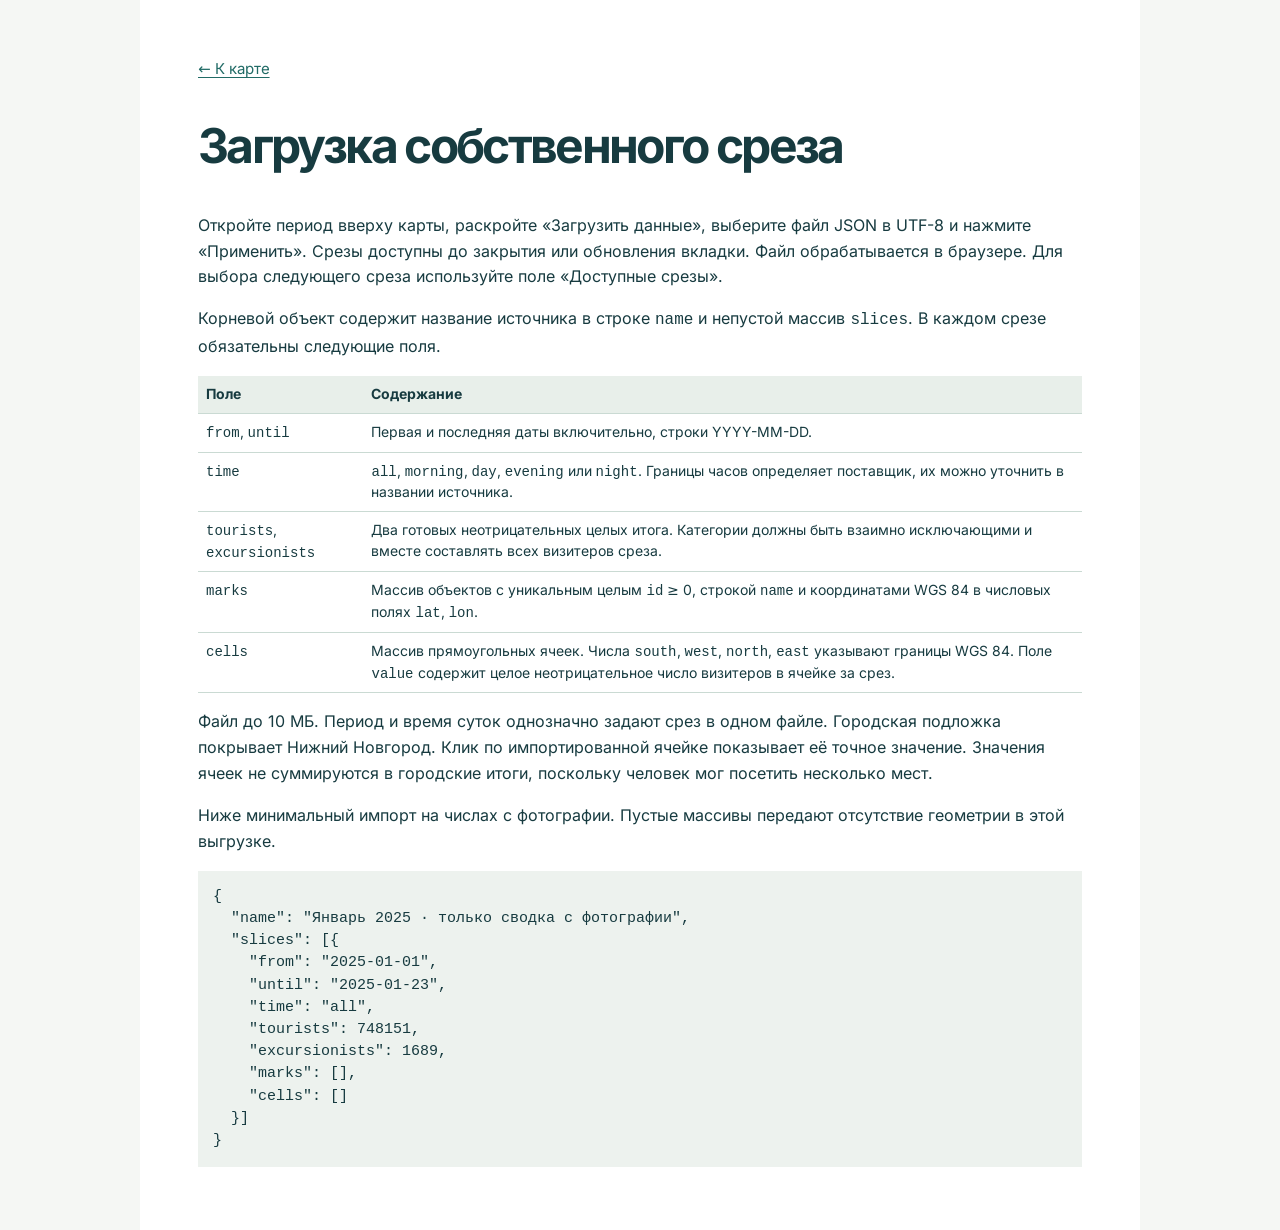
<file: format.html>
<!doctype html><html lang="ru"><meta charset="utf-8"><meta name="viewport" content="width=device-width, initial-scale=1"><title>Формат выгрузки</title><link rel="stylesheet" href="style.css"><style>article{background:white;max-width:1000px;margin:0 auto;padding:clamp(16px,5vw,58px)}article h1{font-size:clamp(29px,4vw,48px);letter-spacing:-.055em;line-height:1.1}article h2{margin:32px 0 12px;font-size:24px}article p,article li{font-size:16px;line-height:1.62}article img{max-width:100%}article table{border-collapse:collapse;width:100%;font-size:14px}article td,article th{padding:8px;text-align:left;border-bottom:1px solid #cadad3;vertical-align:top}article th{background:#e8efea}.tablewrap,pre{overflow:auto}pre{padding:15px;background:#edf2ee}li+li{margin-top:6px}</style><article><a href="index.html">← К карте</a><h1>Загрузка собственного среза</h1>
<p>Откройте период вверху карты, раскройте «Загрузить данные», выберите файл JSON в UTF-8 и нажмите «Применить». Срезы доступны до закрытия или обновления вкладки. Файл обрабатывается в браузере. Для выбора следующего среза используйте поле «Доступные срезы».</p>
<p>Корневой объект содержит название источника в строке <code>name</code> и непустой массив <code>slices</code>. В каждом срезе обязательны следующие поля.</p>
<div class="tablewrap"><table>
<thead>
<tr>
<th>Поле</th>
<th>Содержание</th>
</tr>
</thead>
<tbody><tr>
<td><code>from</code>, <code>until</code></td>
<td>Первая и последняя даты включительно, строки YYYY-MM-DD.</td>
</tr>
<tr>
<td><code>time</code></td>
<td><code>all</code>, <code>morning</code>, <code>day</code>, <code>evening</code> или <code>night</code>. Границы часов определяет поставщик, их можно уточнить в названии источника.</td>
</tr>
<tr>
<td><code>tourists</code>, <code>excursionists</code></td>
<td>Два готовых неотрицательных целых итога. Категории должны быть взаимно исключающими и вместе составлять всех визитеров среза.</td>
</tr>
<tr>
<td><code>marks</code></td>
<td>Массив объектов с уникальным целым <code>id</code> ≥ 0, строкой <code>name</code> и координатами WGS 84 в числовых полях <code>lat</code>, <code>lon</code>.</td>
</tr>
<tr>
<td><code>cells</code></td>
<td>Массив прямоугольных ячеек. Числа <code>south</code>, <code>west</code>, <code>north</code>, <code>east</code> указывают границы WGS 84. Поле <code>value</code> содержит целое неотрицательное число визитеров в ячейке за срез.</td>
</tr>
</tbody></table></div>
<p>Файл до 10 МБ. Период и время суток однозначно задают срез в одном файле. Городская подложка покрывает Нижний Новгород. Клик по импортированной ячейке показывает её точное значение. Значения ячеек не суммируются в городские итоги, поскольку человек мог посетить несколько мест.</p>
<p>Ниже минимальный импорт на числах с фотографии. Пустые массивы передают отсутствие геометрии в этой выгрузке.</p>
<pre><code class="language-json">{
  &quot;name&quot;: &quot;Январь 2025 · только сводка с фотографии&quot;,
  &quot;slices&quot;: [{
    &quot;from&quot;: &quot;2025-01-01&quot;,
    &quot;until&quot;: &quot;2025-01-23&quot;,
    &quot;time&quot;: &quot;all&quot;,
    &quot;tourists&quot;: 748151,
    &quot;excursionists&quot;: 1689,
    &quot;marks&quot;: [],
    &quot;cells&quot;: []
  }]
}
</code></pre>
</article></html>
</file>
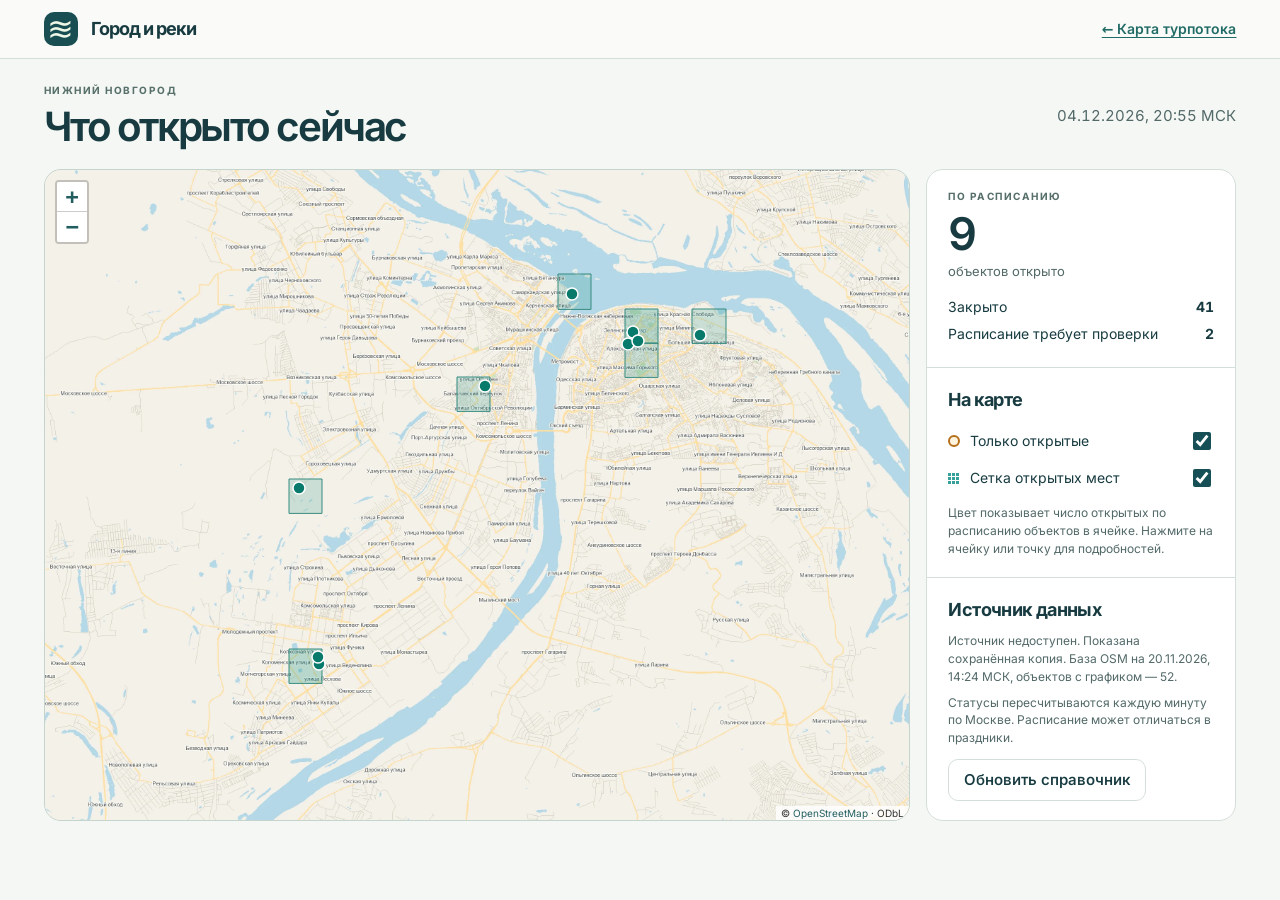
<file: now.html>
<!doctype html>
<html lang="ru"><head><meta charset="utf-8"><meta name="viewport" content="width=device-width,initial-scale=1"><title>Что открыто сейчас · Нижний Новгород</title><link rel="stylesheet" href="assets/leaflet.css"><link rel="stylesheet" href="style.css"></head>
<body><header class="top"><div class="brand"><span class="emblem" aria-hidden="true">≋</span><b>Город и реки</b></div><a href="index.html">← Карта турпотока</a></header><main><div class="heading"><div><p class="eyebrow">НИЖНИЙ НОВГОРОД</p><h1>Что открыто сейчас</h1></div><time id="clock"></time></div><div class="workspace"><section id="atlas" aria-label="Карта мест с расписаниями"><div id="map"></div></section><aside><section><p class="eyebrow">ПО РАСПИСАНИЮ</p><div class="total" id="openCount"></div><p class="under">объектов открыто</p><div class="metric">Закрыто <strong id="closedCount"></strong></div><div class="metric">Расписание требует проверки <strong id="unknownCount"></strong></div></section>
<section><h2>На карте</h2><label class="switch"><i class="ring"></i>Только открытые<input type="checkbox" id="onlyOpen" checked></label><label class="switch"><i class="grid"></i>Сетка открытых мест<input type="checkbox" id="showGrid" checked></label><p class="small">Цвет показывает число открытых по расписанию объектов в ячейке. Нажмите на ячейку или точку для подробностей.</p></section>
<section><h2>Источник данных</h2><p class="small" id="sourceStatus" role="status"></p><p class="small">Статусы пересчитываются каждую минуту по Москве. Расписание может отличаться в праздники.</p><button id="refresh" type="button">Обновить справочник</button></section></aside></div></main><script src="assets/leaflet.js"></script><script src="schedules.js"></script><script src="assets/schedules-seed.js"></script><script src="now.js"></script></body></html>
</file>
<file: assets/leaflet.css>
/* required styles */

.leaflet-pane,
.leaflet-tile,
.leaflet-marker-icon,
.leaflet-marker-shadow,
.leaflet-tile-container,
.leaflet-pane > svg,
.leaflet-pane > canvas,
.leaflet-zoom-box,
.leaflet-image-layer,
.leaflet-layer {
	position: absolute;
	left: 0;
	top: 0;
	}
.leaflet-container {
	overflow: hidden;
	}
.leaflet-tile,
.leaflet-marker-icon,
.leaflet-marker-shadow {
	-webkit-user-select: none;
	   -moz-user-select: none;
	        user-select: none;
	  -webkit-user-drag: none;
	}
/* Prevents IE11 from highlighting tiles in blue */
.leaflet-tile::selection {
	background: transparent;
}
/* Safari renders non-retina tile on retina better with this, but Chrome is worse */
.leaflet-safari .leaflet-tile {
	image-rendering: -webkit-optimize-contrast;
	}
/* hack that prevents hw layers "stretching" when loading new tiles */
.leaflet-safari .leaflet-tile-container {
	width: 1600px;
	height: 1600px;
	-webkit-transform-origin: 0 0;
	}
.leaflet-marker-icon,
.leaflet-marker-shadow {
	display: block;
	}
/* .leaflet-container svg: reset svg max-width decleration shipped in Joomla! (joomla.org) 3.x */
/* .leaflet-container img: map is broken in FF if you have max-width: 100% on tiles */
.leaflet-container .leaflet-overlay-pane svg {
	max-width: none !important;
	max-height: none !important;
	}
.leaflet-container .leaflet-marker-pane img,
.leaflet-container .leaflet-shadow-pane img,
.leaflet-container .leaflet-tile-pane img,
.leaflet-container img.leaflet-image-layer,
.leaflet-container .leaflet-tile {
	max-width: none !important;
	max-height: none !important;
	width: auto;
	padding: 0;
	}

.leaflet-container img.leaflet-tile {
	/* See: https://bugs.chromium.org/p/chromium/issues/detail?id=600120 */
	mix-blend-mode: plus-lighter;
}

.leaflet-container.leaflet-touch-zoom {
	-ms-touch-action: pan-x pan-y;
	touch-action: pan-x pan-y;
	}
.leaflet-container.leaflet-touch-drag {
	-ms-touch-action: pinch-zoom;
	/* Fallback for FF which doesn't support pinch-zoom */
	touch-action: none;
	touch-action: pinch-zoom;
}
.leaflet-container.leaflet-touch-drag.leaflet-touch-zoom {
	-ms-touch-action: none;
	touch-action: none;
}
.leaflet-container {
	-webkit-tap-highlight-color: transparent;
}
.leaflet-container a {
	-webkit-tap-highlight-color: rgba(51, 181, 229, 0.4);
}
.leaflet-tile {
	filter: inherit;
	visibility: hidden;
	}
.leaflet-tile-loaded {
	visibility: inherit;
	}
.leaflet-zoom-box {
	width: 0;
	height: 0;
	-moz-box-sizing: border-box;
	     box-sizing: border-box;
	z-index: 800;
	}
/* workaround for https://bugzilla.mozilla.org/show_bug.cgi?id=888319 */
.leaflet-overlay-pane svg {
	-moz-user-select: none;
	}

.leaflet-pane         { z-index: 400; }

.leaflet-tile-pane    { z-index: 200; }
.leaflet-overlay-pane { z-index: 400; }
.leaflet-shadow-pane  { z-index: 500; }
.leaflet-marker-pane  { z-index: 600; }
.leaflet-tooltip-pane   { z-index: 650; }
.leaflet-popup-pane   { z-index: 700; }

.leaflet-map-pane canvas { z-index: 100; }
.leaflet-map-pane svg    { z-index: 200; }

.leaflet-vml-shape {
	width: 1px;
	height: 1px;
	}
.lvml {
	behavior: url(#default#VML);
	display: inline-block;
	position: absolute;
	}


/* control positioning */

.leaflet-control {
	position: relative;
	z-index: 800;
	pointer-events: visiblePainted; /* IE 9-10 doesn't have auto */
	pointer-events: auto;
	}
.leaflet-top,
.leaflet-bottom {
	position: absolute;
	z-index: 1000;
	pointer-events: none;
	}
.leaflet-top {
	top: 0;
	}
.leaflet-right {
	right: 0;
	}
.leaflet-bottom {
	bottom: 0;
	}
.leaflet-left {
	left: 0;
	}
.leaflet-control {
	float: left;
	clear: both;
	}
.leaflet-right .leaflet-control {
	float: right;
	}
.leaflet-top .leaflet-control {
	margin-top: 10px;
	}
.leaflet-bottom .leaflet-control {
	margin-bottom: 10px;
	}
.leaflet-left .leaflet-control {
	margin-left: 10px;
	}
.leaflet-right .leaflet-control {
	margin-right: 10px;
	}


/* zoom and fade animations */

.leaflet-fade-anim .leaflet-popup {
	opacity: 0;
	-webkit-transition: opacity 0.2s linear;
	   -moz-transition: opacity 0.2s linear;
	        transition: opacity 0.2s linear;
	}
.leaflet-fade-anim .leaflet-map-pane .leaflet-popup {
	opacity: 1;
	}
.leaflet-zoom-animated {
	-webkit-transform-origin: 0 0;
	    -ms-transform-origin: 0 0;
	        transform-origin: 0 0;
	}
svg.leaflet-zoom-animated {
	will-change: transform;
}

.leaflet-zoom-anim .leaflet-zoom-animated {
	-webkit-transition: -webkit-transform 0.25s cubic-bezier(0,0,0.25,1);
	   -moz-transition:    -moz-transform 0.25s cubic-bezier(0,0,0.25,1);
	        transition:         transform 0.25s cubic-bezier(0,0,0.25,1);
	}
.leaflet-zoom-anim .leaflet-tile,
.leaflet-pan-anim .leaflet-tile {
	-webkit-transition: none;
	   -moz-transition: none;
	        transition: none;
	}

.leaflet-zoom-anim .leaflet-zoom-hide {
	visibility: hidden;
	}


/* cursors */

.leaflet-interactive {
	cursor: pointer;
	}
.leaflet-grab {
	cursor: -webkit-grab;
	cursor:    -moz-grab;
	cursor:         grab;
	}
.leaflet-crosshair,
.leaflet-crosshair .leaflet-interactive {
	cursor: crosshair;
	}
.leaflet-popup-pane,
.leaflet-control {
	cursor: auto;
	}
.leaflet-dragging .leaflet-grab,
.leaflet-dragging .leaflet-grab .leaflet-interactive,
.leaflet-dragging .leaflet-marker-draggable {
	cursor: move;
	cursor: -webkit-grabbing;
	cursor:    -moz-grabbing;
	cursor:         grabbing;
	}

/* marker & overlays interactivity */
.leaflet-marker-icon,
.leaflet-marker-shadow,
.leaflet-image-layer,
.leaflet-pane > svg path,
.leaflet-tile-container {
	pointer-events: none;
	}

.leaflet-marker-icon.leaflet-interactive,
.leaflet-image-layer.leaflet-interactive,
.leaflet-pane > svg path.leaflet-interactive,
svg.leaflet-image-layer.leaflet-interactive path {
	pointer-events: visiblePainted; /* IE 9-10 doesn't have auto */
	pointer-events: auto;
	}

/* visual tweaks */

.leaflet-container {
	background: #ddd;
	outline-offset: 1px;
	}
.leaflet-container a {
	color: #0078A8;
	}
.leaflet-zoom-box {
	border: 2px dotted #38f;
	background: rgba(255,255,255,0.5);
	}


/* general typography */
.leaflet-container {
	font-family: "Helvetica Neue", Arial, Helvetica, sans-serif;
	font-size: 12px;
	font-size: 0.75rem;
	line-height: 1.5;
	}


/* general toolbar styles */

.leaflet-bar {
	box-shadow: 0 1px 5px rgba(0,0,0,0.65);
	border-radius: 4px;
	}
.leaflet-bar a {
	background-color: #fff;
	border-bottom: 1px solid #ccc;
	width: 26px;
	height: 26px;
	line-height: 26px;
	display: block;
	text-align: center;
	text-decoration: none;
	color: black;
	}
.leaflet-bar a,
.leaflet-control-layers-toggle {
	background-position: 50% 50%;
	background-repeat: no-repeat;
	display: block;
	}
.leaflet-bar a:hover,
.leaflet-bar a:focus {
	background-color: #f4f4f4;
	}
.leaflet-bar a:first-child {
	border-top-left-radius: 4px;
	border-top-right-radius: 4px;
	}
.leaflet-bar a:last-child {
	border-bottom-left-radius: 4px;
	border-bottom-right-radius: 4px;
	border-bottom: none;
	}
.leaflet-bar a.leaflet-disabled {
	cursor: default;
	background-color: #f4f4f4;
	color: #bbb;
	}

.leaflet-touch .leaflet-bar a {
	width: 30px;
	height: 30px;
	line-height: 30px;
	}
.leaflet-touch .leaflet-bar a:first-child {
	border-top-left-radius: 2px;
	border-top-right-radius: 2px;
	}
.leaflet-touch .leaflet-bar a:last-child {
	border-bottom-left-radius: 2px;
	border-bottom-right-radius: 2px;
	}

/* zoom control */

.leaflet-control-zoom-in,
.leaflet-control-zoom-out {
	font: bold 18px 'Lucida Console', Monaco, monospace;
	text-indent: 1px;
	}

.leaflet-touch .leaflet-control-zoom-in, .leaflet-touch .leaflet-control-zoom-out  {
	font-size: 22px;
	}


/* layers control */

.leaflet-control-layers {
	box-shadow: 0 1px 5px rgba(0,0,0,0.4);
	background: #fff;
	border-radius: 5px;
	}
.leaflet-control-layers-toggle {
	background-image: url(images/layers.png);
	width: 36px;
	height: 36px;
	}
.leaflet-retina .leaflet-control-layers-toggle {
	background-image: url(images/layers-2x.png);
	background-size: 26px 26px;
	}
.leaflet-touch .leaflet-control-layers-toggle {
	width: 44px;
	height: 44px;
	}
.leaflet-control-layers .leaflet-control-layers-list,
.leaflet-control-layers-expanded .leaflet-control-layers-toggle {
	display: none;
	}
.leaflet-control-layers-expanded .leaflet-control-layers-list {
	display: block;
	position: relative;
	}
.leaflet-control-layers-expanded {
	padding: 6px 10px 6px 6px;
	color: #333;
	background: #fff;
	}
.leaflet-control-layers-scrollbar {
	overflow-y: scroll;
	overflow-x: hidden;
	padding-right: 5px;
	}
.leaflet-control-layers-selector {
	margin-top: 2px;
	position: relative;
	top: 1px;
	}
.leaflet-control-layers label {
	display: block;
	font-size: 13px;
	font-size: 1.08333em;
	}
.leaflet-control-layers-separator {
	height: 0;
	border-top: 1px solid #ddd;
	margin: 5px -10px 5px -6px;
	}

/* Default icon URLs */
.leaflet-default-icon-path { /* used only in path-guessing heuristic, see L.Icon.Default */
	background-image: url(images/marker-icon.png);
	}


/* attribution and scale controls */

.leaflet-container .leaflet-control-attribution {
	background: #fff;
	background: rgba(255, 255, 255, 0.8);
	margin: 0;
	}
.leaflet-control-attribution,
.leaflet-control-scale-line {
	padding: 0 5px;
	color: #333;
	line-height: 1.4;
	}
.leaflet-control-attribution a {
	text-decoration: none;
	}
.leaflet-control-attribution a:hover,
.leaflet-control-attribution a:focus {
	text-decoration: underline;
	}
.leaflet-attribution-flag {
	display: inline !important;
	vertical-align: baseline !important;
	width: 1em;
	height: 0.6669em;
	}
.leaflet-left .leaflet-control-scale {
	margin-left: 5px;
	}
.leaflet-bottom .leaflet-control-scale {
	margin-bottom: 5px;
	}
.leaflet-control-scale-line {
	border: 2px solid #777;
	border-top: none;
	line-height: 1.1;
	padding: 2px 5px 1px;
	white-space: nowrap;
	-moz-box-sizing: border-box;
	     box-sizing: border-box;
	background: rgba(255, 255, 255, 0.8);
	text-shadow: 1px 1px #fff;
	}
.leaflet-control-scale-line:not(:first-child) {
	border-top: 2px solid #777;
	border-bottom: none;
	margin-top: -2px;
	}
.leaflet-control-scale-line:not(:first-child):not(:last-child) {
	border-bottom: 2px solid #777;
	}

.leaflet-touch .leaflet-control-attribution,
.leaflet-touch .leaflet-control-layers,
.leaflet-touch .leaflet-bar {
	box-shadow: none;
	}
.leaflet-touch .leaflet-control-layers,
.leaflet-touch .leaflet-bar {
	border: 2px solid rgba(0,0,0,0.2);
	background-clip: padding-box;
	}


/* popup */

.leaflet-popup {
	position: absolute;
	text-align: center;
	margin-bottom: 20px;
	}
.leaflet-popup-content-wrapper {
	padding: 1px;
	text-align: left;
	border-radius: 12px;
	}
.leaflet-popup-content {
	margin: 13px 24px 13px 20px;
	line-height: 1.3;
	font-size: 13px;
	font-size: 1.08333em;
	min-height: 1px;
	}
.leaflet-popup-content p {
	margin: 17px 0;
	margin: 1.3em 0;
	}
.leaflet-popup-tip-container {
	width: 40px;
	height: 20px;
	position: absolute;
	left: 50%;
	margin-top: -1px;
	margin-left: -20px;
	overflow: hidden;
	pointer-events: none;
	}
.leaflet-popup-tip {
	width: 17px;
	height: 17px;
	padding: 1px;

	margin: -10px auto 0;
	pointer-events: auto;

	-webkit-transform: rotate(45deg);
	   -moz-transform: rotate(45deg);
	    -ms-transform: rotate(45deg);
	        transform: rotate(45deg);
	}
.leaflet-popup-content-wrapper,
.leaflet-popup-tip {
	background: white;
	color: #333;
	box-shadow: 0 3px 14px rgba(0,0,0,0.4);
	}
.leaflet-container a.leaflet-popup-close-button {
	position: absolute;
	top: 0;
	right: 0;
	border: none;
	text-align: center;
	width: 24px;
	height: 24px;
	font: 16px/24px Tahoma, Verdana, sans-serif;
	color: #757575;
	text-decoration: none;
	background: transparent;
	}
.leaflet-container a.leaflet-popup-close-button:hover,
.leaflet-container a.leaflet-popup-close-button:focus {
	color: #585858;
	}
.leaflet-popup-scrolled {
	overflow: auto;
	}

.leaflet-oldie .leaflet-popup-content-wrapper {
	-ms-zoom: 1;
	}
.leaflet-oldie .leaflet-popup-tip {
	width: 24px;
	margin: 0 auto;

	-ms-filter: "progid:DXImageTransform.Microsoft.Matrix(M11=0.70710678, M12=0.70710678, M21=-0.70710678, M22=0.70710678)";
	filter: progid:DXImageTransform.Microsoft.Matrix(M11=0.70710678, M12=0.70710678, M21=-0.70710678, M22=0.70710678);
	}

.leaflet-oldie .leaflet-control-zoom,
.leaflet-oldie .leaflet-control-layers,
.leaflet-oldie .leaflet-popup-content-wrapper,
.leaflet-oldie .leaflet-popup-tip {
	border: 1px solid #999;
	}


/* div icon */

.leaflet-div-icon {
	background: #fff;
	border: 1px solid #666;
	}


/* Tooltip */
/* Base styles for the element that has a tooltip */
.leaflet-tooltip {
	position: absolute;
	padding: 6px;
	background-color: #fff;
	border: 1px solid #fff;
	border-radius: 3px;
	color: #222;
	white-space: nowrap;
	-webkit-user-select: none;
	-moz-user-select: none;
	-ms-user-select: none;
	user-select: none;
	pointer-events: none;
	box-shadow: 0 1px 3px rgba(0,0,0,0.4);
	}
.leaflet-tooltip.leaflet-interactive {
	cursor: pointer;
	pointer-events: auto;
	}
.leaflet-tooltip-top:before,
.leaflet-tooltip-bottom:before,
.leaflet-tooltip-left:before,
.leaflet-tooltip-right:before {
	position: absolute;
	pointer-events: none;
	border: 6px solid transparent;
	background: transparent;
	content: "";
	}

/* Directions */

.leaflet-tooltip-bottom {
	margin-top: 6px;
}
.leaflet-tooltip-top {
	margin-top: -6px;
}
.leaflet-tooltip-bottom:before,
.leaflet-tooltip-top:before {
	left: 50%;
	margin-left: -6px;
	}
.leaflet-tooltip-top:before {
	bottom: 0;
	margin-bottom: -12px;
	border-top-color: #fff;
	}
.leaflet-tooltip-bottom:before {
	top: 0;
	margin-top: -12px;
	margin-left: -6px;
	border-bottom-color: #fff;
	}
.leaflet-tooltip-left {
	margin-left: -6px;
}
.leaflet-tooltip-right {
	margin-left: 6px;
}
.leaflet-tooltip-left:before,
.leaflet-tooltip-right:before {
	top: 50%;
	margin-top: -6px;
	}
.leaflet-tooltip-left:before {
	right: 0;
	margin-right: -12px;
	border-left-color: #fff;
	}
.leaflet-tooltip-right:before {
	left: 0;
	margin-left: -12px;
	border-right-color: #fff;
	}

/* Printing */

@media print {
	/* Prevent printers from removing background-images of controls. */
	.leaflet-control {
		-webkit-print-color-adjust: exact;
		print-color-adjust: exact;
		}
	}
</file>
<file: style.css>
@font-face{font-family:Inter;src:url(assets/inter-cyrillic.woff2);font-weight:100 900;unicode-range:U+0400-052F}@font-face{font-family:Inter;src:url(assets/inter-latin.woff2);font-weight:100 900;unicode-range:U+0000-024F,U+2000-206F}
:root{font:15px/1.48 Inter,system-ui,sans-serif;color:#173b40;background:#f5f7f4;--ink:#163d40;--deep:#174f56;--line:#d5dfda;--muted:#526968}*{box-sizing:border-box}body{margin:0}button,input,select{font:inherit;color:inherit}button,summary,select{cursor:pointer}button{border:1px solid var(--line);background:white;border-radius:10px;padding:9px 15px;font-weight:560;min-height:42px}button:hover,a:hover{color:#067368}button:focus-visible,a:focus-visible,input:focus-visible,select:focus-visible,summary:focus-visible{outline:3px solid #c18522;outline-offset:2px}button:disabled{cursor:default;opacity:.5}
.top{display:flex;justify-content:space-between;align-items:center;gap:12px;border-bottom:1px solid var(--line);background:#fafbf8;padding:12px clamp(15px,3.4vw,68px)}.brand{display:flex;align-items:center;gap:13px;font-size:14px}.brand b{font-size:18px;letter-spacing:-.055em}.slash{color:#aabbb3}.emblem{display:grid;place-items:center;background:#194f53;color:#eff8e6;width:34px;height:34px;border-radius:10px;font:32px/1 Georgia}
main{max-width:1820px;margin:0 auto;padding:24px clamp(14px,3.4vw,68px) 32px}.heading{display:flex;align-items:center;justify-content:space-between;gap:12px;margin-bottom:20px}.eyebrow{font-size:10px;letter-spacing:.15em;font-weight:730;color:#57706a;margin:0 0 8px}.heading h1{font-size:clamp(29px,3.15vw,54px);line-height:1.06;letter-spacing:-.06em;margin:0;font-weight:630}.period{border-radius:30px;background:#e8efea}.workspace{display:grid;grid-template-columns:minmax(0,1fr) minmax(270px,310px);gap:16px;align-items:stretch}#atlas{position:relative;min-height:590px;overflow:hidden;border:1px solid #c5d4cc;border-radius:17px;background:#e9eee7;isolation:isolate}#map{position:absolute;inset:0;background:#e7ece5;font-family:inherit;z-index:0}.toolbar,.navtools,#mapNote{position:absolute;z-index:1}.toolbar{top:15px;left:15px;right:15px;display:flex;align-items:center;justify-content:space-between;gap:6px;pointer-events:none}.toolbar>*{pointer-events:auto}.modes,.navtools, #searchBtn{box-shadow:0 2px 12px #233c361a}.modes{display:flex;padding:3px;background:white;border-radius:12px;border:1px solid var(--line)}.modes button{border:0;min-height:36px;padding:6px 12px}.modes [aria-pressed=true],button.primary{background:var(--deep);color:white}.navtools{left:15px;bottom:29px;display:flex;flex-direction:column;border-radius:10px;overflow:hidden;border:1px solid var(--line)}.navtools button{width:42px;height:39px;min-height:39px;font:23px/1 system-ui;padding:0;border:0;border-bottom:1px solid var(--line);border-radius:0}.navtools button:last-child{border-bottom:0}#mapNote{left:50%;top:52%;transform:translate(-50%,-50%);background:white;padding:13px 19px;border-radius:12px;width:min(85%,410px);border:1px solid var(--line);text-align:center}.leaflet-control-attribution{max-width:100%;font-size:10px!important}
aside{background:#fff;border:1px solid var(--line);border-radius:17px;overflow:hidden}aside section{padding:19px 21px;border-bottom:1px solid var(--line)}aside section:last-child{border:0}.total{font-size:45px;font-weight:600;line-height:1.04;letter-spacing:-.065em;font-variant-numeric:tabular-nums}.under{color:var(--muted);font-size:13px;margin:4px 0 13px}.metric,.switch{display:flex;align-items:center;gap:10px;font-size:14px}.metric{justify-content:space-between;padding:3px 0}.metric strong{font-variant-numeric:tabular-nums}.switch{min-height:37px;cursor:pointer}.switch input{margin-left:auto;accent-color:var(--deep);width:18px;height:18px}.dot,.ring,.grid{width:12px;height:12px;display:inline-block;flex:none}.dot{border-radius:100%;background:#42264f}.ring{border:2px solid #b56e19;border-radius:100%;background:#fff5df}.grid{background:repeating-linear-gradient(0deg,transparent 0 3px,#fff 3px 4px),repeating-linear-gradient(90deg,#38a09a 0 3px,white 3px 4px)}h2{font-size:18px;letter-spacing:-.035em;margin:0 0 9px}h3{font-size:16px}.small,#featureBody,p{font-size:14px}.small,#featureBody{color:var(--muted)}.small{font-size:12px;margin:8px 0 0}#featureBody p{margin:7px 0}.links{display:grid;gap:8px}.links button,.links a{font-size:13px;text-align:left}.links button{padding:0;min-height:28px;border:0}a{color:#216b66;text-underline-offset:3px}
dialog{width:min(490px,calc(100% - 24px));max-height:88dvh;border:1px solid var(--line);border-radius:16px;color:var(--ink);padding:21px;box-shadow:0 20px 85px #1737383d}dialog::backdrop{background:#18313270}.dialogHead{display:flex;align-items:center;justify-content:space-between;gap:8px;margin-bottom:14px}.dialogHead h2{font-size:22px;margin:0}.dialogHead button{padding:0;width:40px;font-size:22px}dialog label{display:block;font-size:13px;margin:9px 0}dialog input:not([type=file]),dialog select{width:100%;border:1px solid #b5c6be;border-radius:8px;padding:9px;background:#fff;margin-top:3px;min-width:0}.dates{display:grid;grid-template-columns:1fr 1fr;gap:10px}form>button{margin:14px 0 4px}details{margin-top:15px;border-top:1px solid var(--line);padding-top:12px}details input{max-width:100%;margin-top:12px}#results{max-height:43dvh;overflow:auto}.result{display:block;width:100%;text-align:left;border:0;border-bottom:1px solid #e0e8e2;border-radius:0;padding:8px 4px}.result small{display:block;color:var(--muted);font-weight:400}.spectrum{height:12px;border-radius:10px;background:linear-gradient(90deg,#489caf,#38793d,#ab7a21,#a25521,#813827)}.ticks{display:flex;justify-content:space-between;font-size:10px}.focusRing{pointer-events:none}.grown{position:fixed!important;inset:5px;z-index:2000!important}#atlas.grown{min-height:0}body.expanded{overflow:hidden}.leaflet-tooltip{font-family:inherit}.leaflet-container a{color:#225e60}
@media(min-width:1450px){#atlas{min-height:72vh}.workspace{grid-template-columns:minmax(0,1fr) 345px}}
@media(max-width:860px){.workspace{grid-template-columns:minmax(0,1fr) 254px;gap:10px}aside section{padding:15px}main{padding:18px 14px}}
@media(max-width:690px){.top{padding:8px 13px}.brand{gap:7px}.brand .slash,.brand span:last-child{display:none}.heading{align-items:flex-start;flex-direction:column;margin-bottom:12px}.period{min-height:36px;font-size:13px}.workspace{display:flex;flex-direction:column}#atlas{min-height:0;height:60dvh;min-height:365px}.toolbar{inset:8px 8px auto;align-items:flex-start}.modes button,#searchBtn{font-size:12px;padding:6px 8px;min-height:42px}.navtools{left:8px;bottom:22px}.navtools button{min-width:44px;height:44px}aside section{padding:14px 17px}.total{font-size:36px}.switch{min-height:43px}.top button{font-size:12px;padding:7px 10px}.dates{grid-template-columns:minmax(0,1fr) minmax(0,1fr)}}

#featureBody ul{padding-left:17px;font-size:13px}#featureBody li+li{margin-top:5px}
.top-actions{display:flex;align-items:center;gap:16px}.top-actions a,.top>a{font-size:14px;font-weight:600}.heading time{color:var(--muted);font-variant-numeric:tabular-nums}#refresh{margin-top:12px}#feedStatus{padding:8px 18px;margin:0;background:#e5f0ea}@media(max-width:690px){.top-actions{gap:5px;flex-wrap:wrap;justify-content:flex-end}.top-actions a{font-size:12px}.top:has(.top-actions) .brand b{display:none}}
</file>
